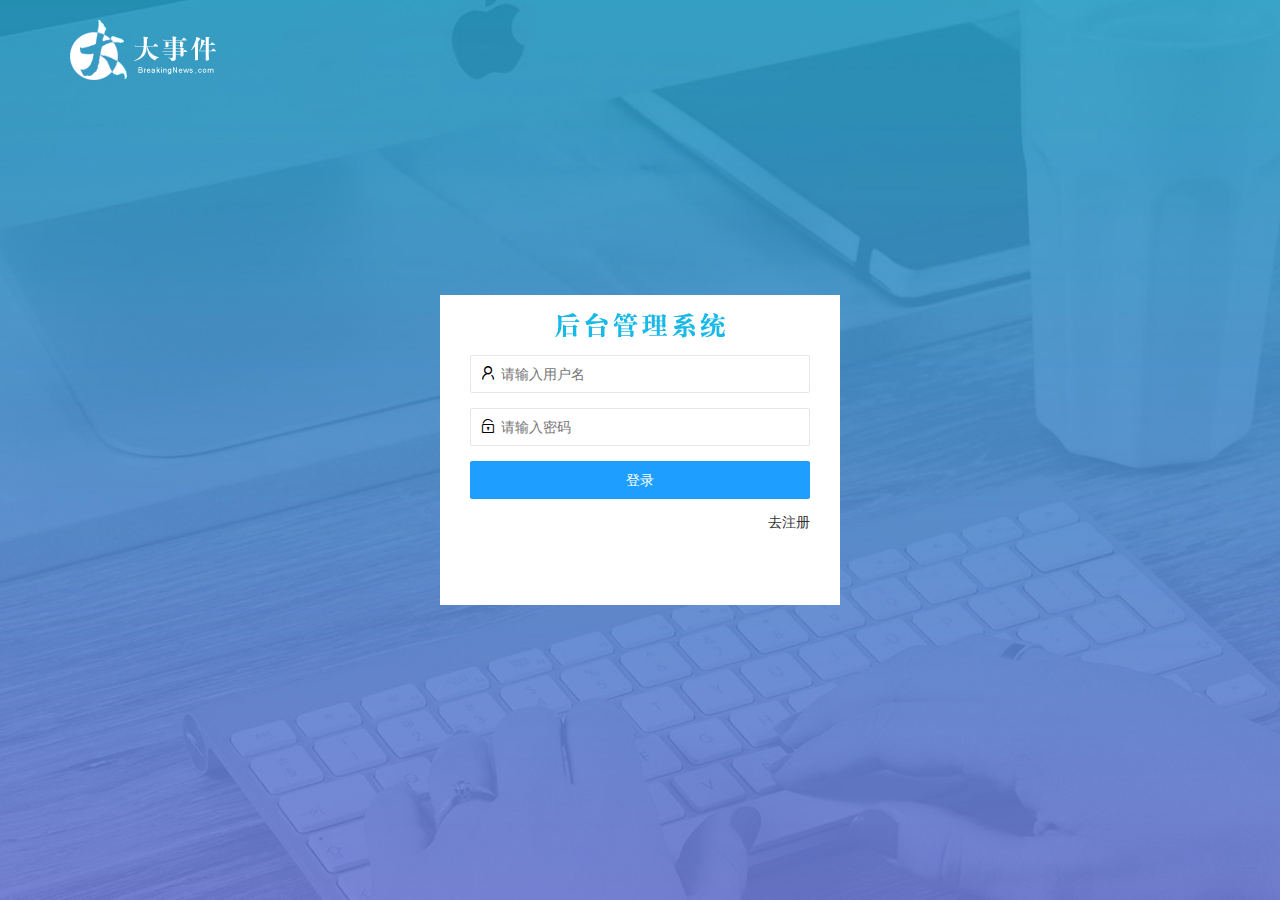
<file: login.html>
<!DOCTYPE html>
<html lang="en">

<head>
    <meta charset="UTF-8">
    <meta name="viewport" content="width=device-width, initial-scale=1.0">
    <title>大事件-登陆/注册</title>
    <!-- 引入layui的css样式 -->
    <link rel="stylesheet" href="./assets/lib/layui/css/layui.css">
    <!-- 引入自己的css样式 -->
    <link rel="stylesheet" href="./assets/css/login.css">
</head>

<body>
    <!-- 头部login区域 -->
    <div class="layui-main">
        <img src="./assets/images/logo.png" alt="">
    </div>
    <!-- 登陆注册区域 -->
    <div class="login_reg_box">
        <div class="title_box"></div>
        <!-- 登陆区域 -->
        <div class="login_box">
            <form class="layui-form" id="form_login" action="">
                <!-- 用户名 -->
                <div class="layui-form-item">
                    <i class="layui-icon layui-icon-username"></i>
                    <input type="text" name="username" required lay-verify="required" placeholder="请输入用户名"
                        autocomplete="off" class="layui-input">
                </div>
                <!-- 密码 -->
                <div class="layui-form-item">
                    <i class="layui-icon layui-icon-password"></i>
                    <input type="password" name="password" required lay-verify="required|pwd" placeholder="请输入密码"
                        autocomplete="off" class="layui-input">
                </div>
                <!-- 登陆 -->
                <div class="layui-form-item">
                    <!-- 注意：表单提交按钮和普通按钮的区别，就是 lay-submit 属性 -->
                    <button class="layui-btn layui-btn-fluid layui-btn-normal" lay-submit>登录</button>
                </div>
                <div class="layui-form-item link_login links"><a id="link_reg" href="javascrpt:;">去注册</a></div>
            </form>
        </div>
        <!-- 注册区域 -->
        <div class="reg_box">
            <form class="layui-form" id="form_reg" action="">
                <!-- 用户名 -->
                <div class="layui-form-item">
                    <i class="layui-icon layui-icon-username"></i>
                    <input type="text" name="username" required lay-verify="required" placeholder="请输入用户名"
                        autocomplete="off" class="layui-input">
                </div>
                <!-- 密码 -->
                <div class="layui-form-item">
                    <i class="layui-icon layui-icon-password"></i>
                    <input type="password" name="password" required lay-verify="required|pwd" placeholder="请输入密码"
                        autocomplete="off" class="layui-input">
                </div>
                <!-- 密码确认框 -->
                <div class="layui-form-item">
                    <i class="layui-icon layui-icon-password"></i>
                    <input type="password" name="repassword" required lay-verify="required|pwd|repwd"
                        placeholder="请再次输入密码" autocomplete="off" class="layui-input">
                </div>
                <!-- 登陆 -->
                <div class="layui-form-item">
                    <!-- 注意：表单提交按钮和普通按钮的区别，就是 lay-submit 属性 -->
                    <button class="layui-btn layui-btn-fluid layui-btn-normal" lay-submit>注册</button>
                </div>
                <div class="layui-form-item links"><a id="link_login" href="javascrpt:;">已有账号？去登陆</a></div>
            </form>
        </div>
    </div>

    <!-- 导入layui的js -->
    <script src="./assets/lib/layui/layui.all.js"></script>
    <!-- 导入jquery文件 -->
    <script src="./assets/lib/jquery.js"></script>
    <!-- 导入baseAPI.js文件 -->
    <script src="./assets/js/baseAPI.js"></script>
    <!-- 导入登陆的js文件 -->
    <script src="./assets/js/login.js"></script>
</body>

</html>
</file>
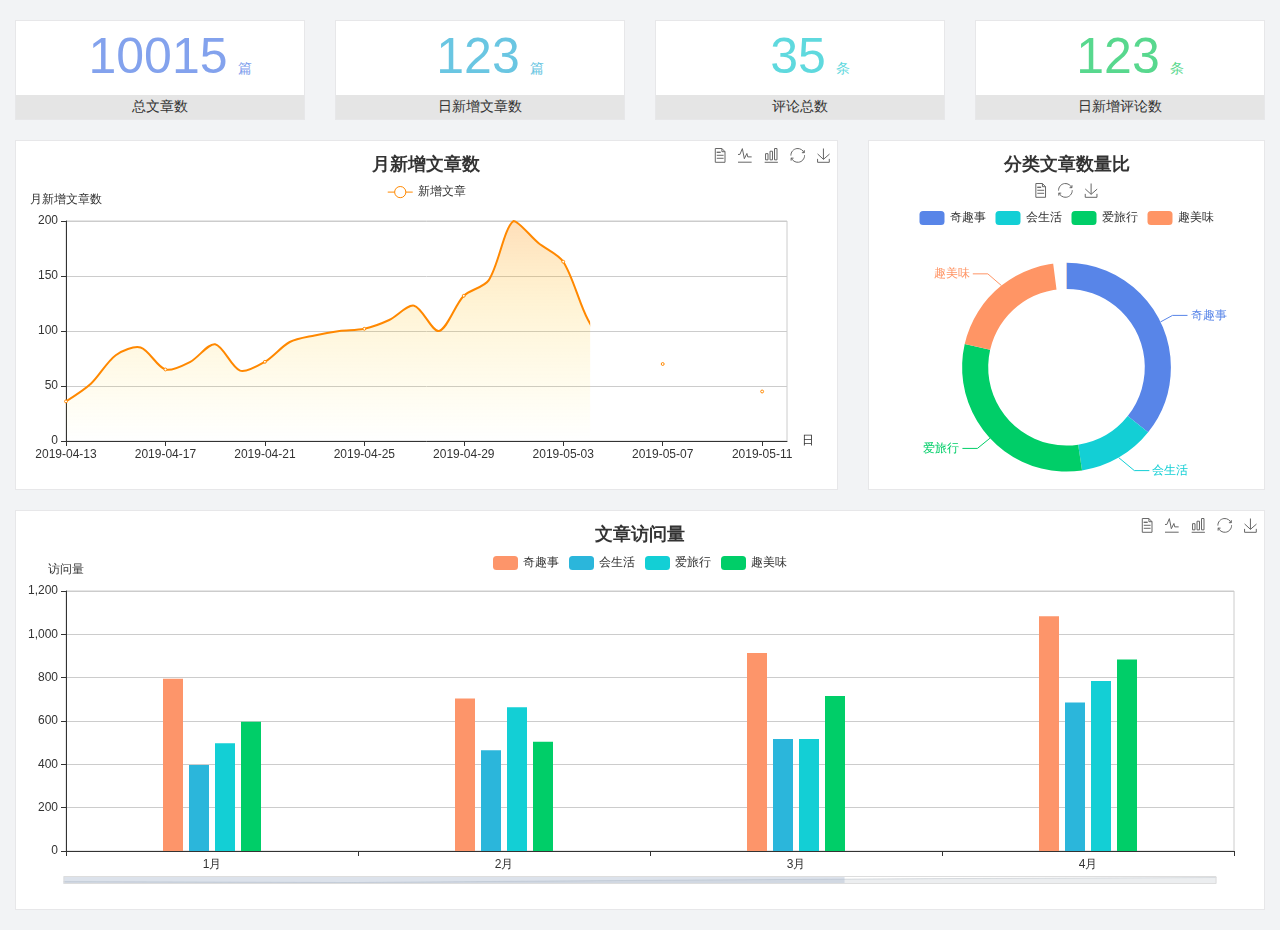
<file: home/dashboard.html>
<!DOCTYPE html>
<html lang="en">

<head>
  <meta charset="UTF-8">
  <meta name="viewport" content="width=device-width, initial-scale=1.0">
  <meta http-equiv="X-UA-Compatible" content="ie=edge">
  <title>图表统计</title>
  <link rel="stylesheet" href="../assets/lib/bootstrap.css" />
  <link rel="stylesheet" href="../assets/lib/main.css" />
  <script src="../assets/lib/jquery.js"></script>
  <script type="text/javascript" src="../assets/lib/echarts.min.js"></script>
</head>

<body>
  <div class="container-fluid">
    <div class="row spannel_list">
      <div class="col-sm-3 col-xs-6">
        <div class="spannel">
          <em>10015</em><span>篇</span>
          <b>总文章数</b>
        </div>
      </div>
      <div class="col-sm-3 col-xs-6">
        <div class="spannel scolor01">
          <em>123</em><span>篇</span>
          <b>日新增文章数</b>
        </div>
      </div>
      <div class="col-sm-3 col-xs-6">
        <div class="spannel scolor02">
          <em>35</em><span>条</span>
          <b>评论总数</b>
        </div>
      </div>
      <div class="col-sm-3 col-xs-6">
        <div class="spannel scolor03">
          <em>123</em><span>条</span>
          <b>日新增评论数</b>
        </div>
      </div>
    </div>
  </div>

  <div class="container-fluid">
    <div class="row curve-pie">
      <div class="col-lg-8 col-md-8">
        <div class="gragh_pannel" id="curve_show"></div>
      </div>
      <div class="col-lg-4 col-md-4">
        <div class="gragh_pannel" id="pie_show"></div>
      </div>
    </div>
  </div>

  <div class="container-fluid">
    <div class="column_pannel" id="column_show"></div>
  </div>

  <script>
    var oChart = echarts.init(document.getElementById('curve_show'));
    var aList_all = [
      { 'count': 36, 'date': '2019-04-13' },
      { 'count': 52, 'date': '2019-04-14' },
      { 'count': 78, 'date': '2019-04-15' },
      { 'count': 85, 'date': '2019-04-16' },
      { 'count': 65, 'date': '2019-04-17' },
      { 'count': 72, 'date': '2019-04-18' },
      { 'count': 88, 'date': '2019-04-19' },
      { 'count': 64, 'date': '2019-04-20' },
      { 'count': 72, 'date': '2019-04-21' },
      { 'count': 90, 'date': '2019-04-22' },
      { 'count': 96, 'date': '2019-04-23' },
      { 'count': 100, 'date': '2019-04-24' },
      { 'count': 102, 'date': '2019-04-25' },
      { 'count': 110, 'date': '2019-04-26' },
      { 'count': 123, 'date': '2019-04-27' },
      { 'count': 100, 'date': '2019-04-28' },
      { 'count': 132, 'date': '2019-04-29' },
      { 'count': 146, 'date': '2019-04-30' },
      { 'count': 200, 'date': '2019-05-01' },
      { 'count': 180, 'date': '2019-05-02' },
      { 'count': 163, 'date': '2019-05-03' },
      { 'count': 110, 'date': '2019-05-04' },
      { 'count': 80, 'date': '2019-05-05' },
      { 'count': 82, 'date': '2019-05-06' },
      { 'count': 70, 'date': '2019-05-07' },
      { 'count': 65, 'date': '2019-05-08' },
      { 'count': 54, 'date': '2019-05-09' },
      { 'count': 40, 'date': '2019-05-10' },
      { 'count': 45, 'date': '2019-05-11' },
      { 'count': 38, 'date': '2019-05-12' },
    ];

    let aCount = [];
    let aDate = [];

    for (var i = 0; i < aList_all.length; i++) {
      aCount.push(aList_all[i].count);
      aDate.push(aList_all[i].date);
    }

    var chartopt = {
      title: {
        text: '月新增文章数',
        left: 'center',
        top: '10'
      },
      tooltip: {
        trigger: 'axis'
      },
      legend: {
        data: ['新增文章'],
        top: '40'
      },
      toolbox: {
        show: true,
        feature: {
          mark: { show: true },
          dataView: { show: true, readOnly: false },
          magicType: { show: true, type: ['line', 'bar'] },
          restore: { show: true },
          saveAsImage: { show: true }
        }
      },
      calculable: true,
      xAxis: [
        {
          name: '日',
          type: 'category',
          boundaryGap: false,
          data: aDate
        }
      ],
      yAxis: [
        {
          name: '月新增文章数',
          type: 'value'
        }
      ],
      series: [
        {
          name: '新增文章',
          type: 'line',
          smooth: true,
          itemStyle: { normal: { areaStyle: { type: 'default' }, color: '#f80' }, lineStyle: { color: '#f80' } },
          data: aCount
        }],
      areaStyle: {
        normal: {
          color: new echarts.graphic.LinearGradient(0, 0, 0, 1, [{
            offset: 0,
            color: 'rgba(255,136,0,0.39)'
          }, {
            offset: .34,
            color: 'rgba(255,180,0,0.25)'
          }, {
            offset: 1,
            color: 'rgba(255,222,0,0.00)'
          }])

        }
      },
      grid: {
        show: true,
        x: 50,
        x2: 50,
        y: 80,
        height: 220
      }
    };

    oChart.setOption(chartopt);


    var oPie = echarts.init(document.getElementById('pie_show'));
    var oPieopt =
    {
      title: {
        top: 10,
        text: '分类文章数量比',
        x: 'center'
      },
      tooltip: {
        trigger: 'item',
        formatter: "{a} <br/>{b} : {c} ({d}%)"
      },
      color: ['#5885e8', '#13cfd5', '#00ce68', '#ff9565'],
      legend: {
        x: 'center',
        top: 65,
        data: ['奇趣事', '会生活', '爱旅行', '趣美味']
      },
      toolbox: {
        show: true,
        x: 'center',
        top: 35,
        feature: {
          mark: { show: true },
          dataView: { show: true, readOnly: false },
          magicType: {
            show: true,
            type: ['pie', 'funnel'],
            option: {
              funnel: {
                x: '25%',
                width: '50%',
                funnelAlign: 'left',
                max: 1548
              }
            }
          },
          restore: { show: true },
          saveAsImage: { show: true }
        }
      },
      calculable: true,
      series: [
        {
          name: '访问来源',
          type: 'pie',
          radius: ['45%', '60%'],
          center: ['50%', '65%'],
          data: [
            { value: 300, name: '奇趣事' },
            { value: 100, name: '会生活' },
            { value: 260, name: '爱旅行' },
            { value: 180, name: '趣美味' }
          ]
        }
      ]
    };
    oPie.setOption(oPieopt);



    var oColumn = this.echarts.init(document.getElementById('column_show'));
    var oColumnopt =
    {
      title: {
        text: '文章访问量',
        left: 'center',
        top: '10'
      },
      tooltip: {
        trigger: 'axis'
      },
      legend: {
        data: ['奇趣事', '会生活', '爱旅行', '趣美味'],
        top: '40'
      },
      toolbox: {
        show: true,
        feature: {
          mark: { show: true },
          dataView: { show: true, readOnly: false },
          magicType: { show: true, type: ['line', 'bar'] },
          restore: { show: true },
          saveAsImage: { show: true }
        }
      },
      calculable: true,
      xAxis: [
        {
          type: 'category',
          data: ['1月', '2月', '3月', '4月', '5月']
        }
      ],
      yAxis: [
        {
          name: '访问量',
          type: 'value'
        }
      ],
      series: [
        {
          name: '奇趣事',
          type: 'bar',
          barWidth: 20,
          itemStyle: {
            normal: { areaStyle: { type: 'default' }, color: '#fd956a' }
          },
          data: [800, 708, 920, 1090, 1200]
        },
        {
          name: '会生活',
          type: 'bar',
          barWidth: 20,
          itemStyle: {
            normal: { areaStyle: { type: 'default' }, color: '#2bb6db' }
          },
          data: [400, 468, 520, 690, 800]
        },
        {
          name: '爱旅行',
          type: 'bar',
          barWidth: 20,
          itemStyle: {
            normal: { areaStyle: { type: 'default' }, color: '#13cfd5' }
          },
          data: [500, 668, 520, 790, 900]
        },
        {
          name: '趣美味',
          type: 'bar',
          barWidth: 20,
          itemStyle: {
            normal: { areaStyle: { type: 'default' }, color: '#00ce68' }
          },
          data: [600, 508, 720, 890, 1000]
        }
      ],
      grid: {
        show: true,
        x: 50,
        x2: 30,
        y: 80,
        height: 260
      },
      dataZoom: [//给x轴设置滚动条
        {
          start: 0,//默认为0
          end: 100 - 1000 / 31,//默认为100
          type: 'slider',
          show: true,
          xAxisIndex: [0],
          handleSize: 0,//滑动条的 左右2个滑动条的大小
          height: 8,//组件高度
          left: 45, //左边的距离
          right: 50,//右边的距离
          bottom: 26,//右边的距离
          handleColor: '#ddd',//h滑动图标的颜色
          handleStyle: {
            borderColor: "#cacaca",
            borderWidth: "1",
            shadowBlur: 2,
            background: "#ddd",
            shadowColor: "#ddd",
          }
        }]
    };
    oColumn.setOption(oColumnopt);
  </script>
</body>

</html>
</file>
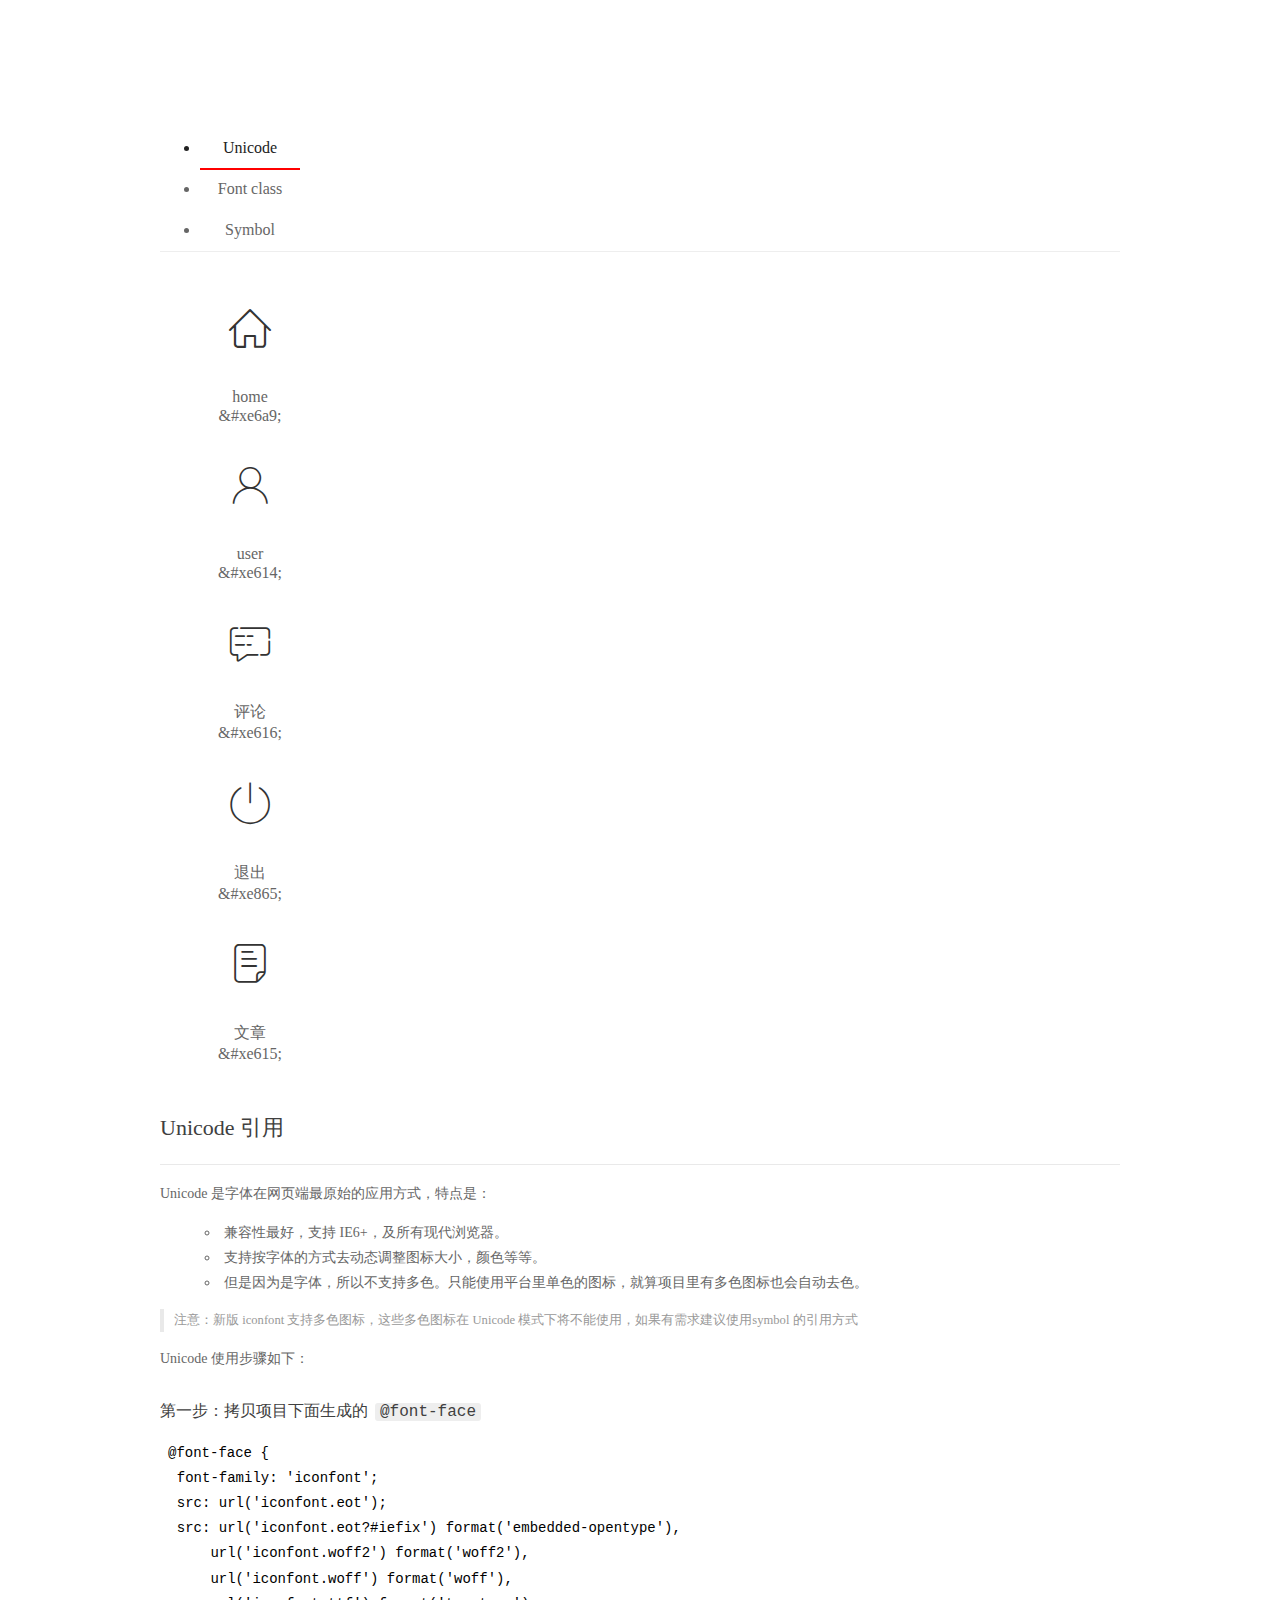
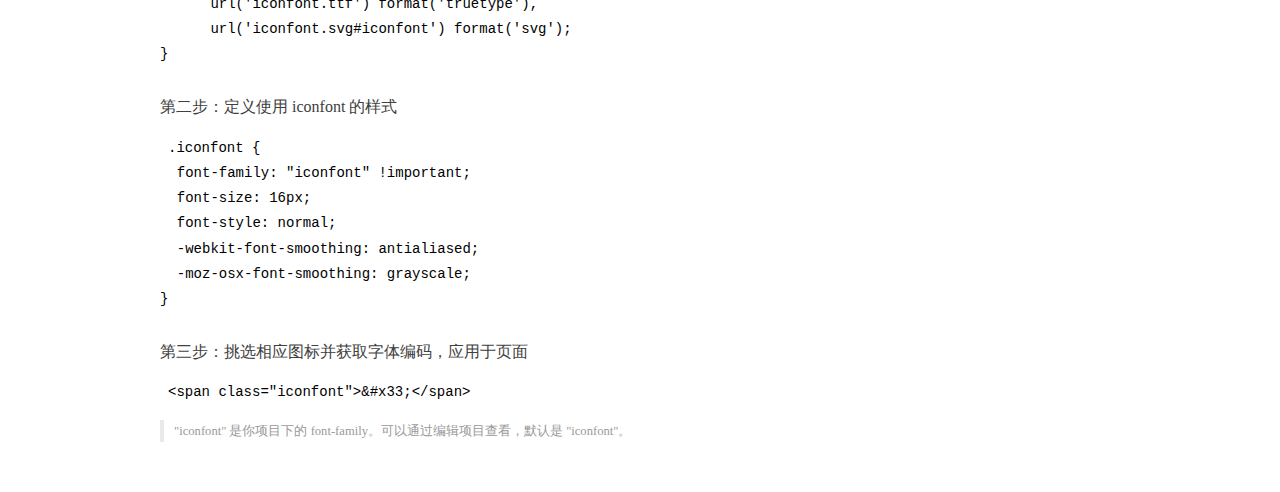
<file: assets/fonts/demo_index.html>
<!DOCTYPE html>
<html>
<head>
  <meta charset="utf-8"/>
  <title>IconFont Demo</title>
  <link rel="shortcut icon" href="https://gtms04.alicdn.com/tps/i4/TB1_oz6GVXXXXaFXpXXJDFnIXXX-64-64.ico" type="image/x-icon"/>
  <link rel="stylesheet" href="https://g.alicdn.com/thx/cube/1.3.2/cube.min.css">
  <link rel="stylesheet" href="demo.css">
  <link rel="stylesheet" href="iconfont.css">
  <script src="iconfont.js"></script>
  <!-- jQuery -->
  <script src="https://a1.alicdn.com/oss/uploads/2018/12/26/7bfddb60-08e8-11e9-9b04-53e73bb6408b.js"></script>
  <!-- 代码高亮 -->
  <script src="https://a1.alicdn.com/oss/uploads/2018/12/26/a3f714d0-08e6-11e9-8a15-ebf944d7534c.js"></script>
</head>
<body>
  <div class="main">
    <h1 class="logo"><a href="https://www.iconfont.cn/" title="iconfont 首页" target="_blank">&#xe86b;</a></h1>
    <div class="nav-tabs">
      <ul id="tabs" class="dib-box">
        <li class="dib active"><span>Unicode</span></li>
        <li class="dib"><span>Font class</span></li>
        <li class="dib"><span>Symbol</span></li>
      </ul>
      
    </div>
    <div class="tab-container">
      <div class="content unicode" style="display: block;">
          <ul class="icon_lists dib-box">
          
            <li class="dib">
              <span class="icon iconfont">&#xe6a9;</span>
                <div class="name">home</div>
                <div class="code-name">&amp;#xe6a9;</div>
              </li>
          
            <li class="dib">
              <span class="icon iconfont">&#xe614;</span>
                <div class="name">user</div>
                <div class="code-name">&amp;#xe614;</div>
              </li>
          
            <li class="dib">
              <span class="icon iconfont">&#xe616;</span>
                <div class="name">评论</div>
                <div class="code-name">&amp;#xe616;</div>
              </li>
          
            <li class="dib">
              <span class="icon iconfont">&#xe865;</span>
                <div class="name">退出</div>
                <div class="code-name">&amp;#xe865;</div>
              </li>
          
            <li class="dib">
              <span class="icon iconfont">&#xe615;</span>
                <div class="name">文章</div>
                <div class="code-name">&amp;#xe615;</div>
              </li>
          
          </ul>
          <div class="article markdown">
          <h2 id="unicode-">Unicode 引用</h2>
          <hr>

          <p>Unicode 是字体在网页端最原始的应用方式，特点是：</p>
          <ul>
            <li>兼容性最好，支持 IE6+，及所有现代浏览器。</li>
            <li>支持按字体的方式去动态调整图标大小，颜色等等。</li>
            <li>但是因为是字体，所以不支持多色。只能使用平台里单色的图标，就算项目里有多色图标也会自动去色。</li>
          </ul>
          <blockquote>
            <p>注意：新版 iconfont 支持多色图标，这些多色图标在 Unicode 模式下将不能使用，如果有需求建议使用symbol 的引用方式</p>
          </blockquote>
          <p>Unicode 使用步骤如下：</p>
          <h3 id="-font-face">第一步：拷贝项目下面生成的 <code>@font-face</code></h3>
<pre><code class="language-css"
>@font-face {
  font-family: 'iconfont';
  src: url('iconfont.eot');
  src: url('iconfont.eot?#iefix') format('embedded-opentype'),
      url('iconfont.woff2') format('woff2'),
      url('iconfont.woff') format('woff'),
      url('iconfont.ttf') format('truetype'),
      url('iconfont.svg#iconfont') format('svg');
}
</code></pre>
          <h3 id="-iconfont-">第二步：定义使用 iconfont 的样式</h3>
<pre><code class="language-css"
>.iconfont {
  font-family: "iconfont" !important;
  font-size: 16px;
  font-style: normal;
  -webkit-font-smoothing: antialiased;
  -moz-osx-font-smoothing: grayscale;
}
</code></pre>
          <h3 id="-">第三步：挑选相应图标并获取字体编码，应用于页面</h3>
<pre>
<code class="language-html"
>&lt;span class="iconfont"&gt;&amp;#x33;&lt;/span&gt;
</code></pre>
          <blockquote>
            <p>"iconfont" 是你项目下的 font-family。可以通过编辑项目查看，默认是 "iconfont"。</p>
          </blockquote>
          </div>
      </div>
      <div class="content font-class">
        <ul class="icon_lists dib-box">
          
          <li class="dib">
            <span class="icon iconfont icon-home"></span>
            <div class="name">
              home
            </div>
            <div class="code-name">.icon-home
            </div>
          </li>
          
          <li class="dib">
            <span class="icon iconfont icon-user"></span>
            <div class="name">
              user
            </div>
            <div class="code-name">.icon-user
            </div>
          </li>
          
          <li class="dib">
            <span class="icon iconfont icon-pinglun"></span>
            <div class="name">
              评论
            </div>
            <div class="code-name">.icon-pinglun
            </div>
          </li>
          
          <li class="dib">
            <span class="icon iconfont icon-tuichu"></span>
            <div class="name">
              退出
            </div>
            <div class="code-name">.icon-tuichu
            </div>
          </li>
          
          <li class="dib">
            <span class="icon iconfont icon-16"></span>
            <div class="name">
              文章
            </div>
            <div class="code-name">.icon-16
            </div>
          </li>
          
        </ul>
        <div class="article markdown">
        <h2 id="font-class-">font-class 引用</h2>
        <hr>

        <p>font-class 是 Unicode 使用方式的一种变种，主要是解决 Unicode 书写不直观，语意不明确的问题。</p>
        <p>与 Unicode 使用方式相比，具有如下特点：</p>
        <ul>
          <li>兼容性良好，支持 IE8+，及所有现代浏览器。</li>
          <li>相比于 Unicode 语意明确，书写更直观。可以很容易分辨这个 icon 是什么。</li>
          <li>因为使用 class 来定义图标，所以当要替换图标时，只需要修改 class 里面的 Unicode 引用。</li>
          <li>不过因为本质上还是使用的字体，所以多色图标还是不支持的。</li>
        </ul>
        <p>使用步骤如下：</p>
        <h3 id="-fontclass-">第一步：引入项目下面生成的 fontclass 代码：</h3>
<pre><code class="language-html">&lt;link rel="stylesheet" href="./iconfont.css"&gt;
</code></pre>
        <h3 id="-">第二步：挑选相应图标并获取类名，应用于页面：</h3>
<pre><code class="language-html">&lt;span class="iconfont icon-xxx"&gt;&lt;/span&gt;
</code></pre>
        <blockquote>
          <p>"
            iconfont" 是你项目下的 font-family。可以通过编辑项目查看，默认是 "iconfont"。</p>
        </blockquote>
      </div>
      </div>
      <div class="content symbol">
          <ul class="icon_lists dib-box">
          
            <li class="dib">
                <svg class="icon svg-icon" aria-hidden="true">
                  <use xlink:href="#icon-home"></use>
                </svg>
                <div class="name">home</div>
                <div class="code-name">#icon-home</div>
            </li>
          
            <li class="dib">
                <svg class="icon svg-icon" aria-hidden="true">
                  <use xlink:href="#icon-user"></use>
                </svg>
                <div class="name">user</div>
                <div class="code-name">#icon-user</div>
            </li>
          
            <li class="dib">
                <svg class="icon svg-icon" aria-hidden="true">
                  <use xlink:href="#icon-pinglun"></use>
                </svg>
                <div class="name">评论</div>
                <div class="code-name">#icon-pinglun</div>
            </li>
          
            <li class="dib">
                <svg class="icon svg-icon" aria-hidden="true">
                  <use xlink:href="#icon-tuichu"></use>
                </svg>
                <div class="name">退出</div>
                <div class="code-name">#icon-tuichu</div>
            </li>
          
            <li class="dib">
                <svg class="icon svg-icon" aria-hidden="true">
                  <use xlink:href="#icon-16"></use>
                </svg>
                <div class="name">文章</div>
                <div class="code-name">#icon-16</div>
            </li>
          
          </ul>
          <div class="article markdown">
          <h2 id="symbol-">Symbol 引用</h2>
          <hr>

          <p>这是一种全新的使用方式，应该说这才是未来的主流，也是平台目前推荐的用法。相关介绍可以参考这篇<a href="">文章</a>
            这种用法其实是做了一个 SVG 的集合，与另外两种相比具有如下特点：</p>
          <ul>
            <li>支持多色图标了，不再受单色限制。</li>
            <li>通过一些技巧，支持像字体那样，通过 <code>font-size</code>, <code>color</code> 来调整样式。</li>
            <li>兼容性较差，支持 IE9+，及现代浏览器。</li>
            <li>浏览器渲染 SVG 的性能一般，还不如 png。</li>
          </ul>
          <p>使用步骤如下：</p>
          <h3 id="-symbol-">第一步：引入项目下面生成的 symbol 代码：</h3>
<pre><code class="language-html">&lt;script src="./iconfont.js"&gt;&lt;/script&gt;
</code></pre>
          <h3 id="-css-">第二步：加入通用 CSS 代码（引入一次就行）：</h3>
<pre><code class="language-html">&lt;style&gt;
.icon {
  width: 1em;
  height: 1em;
  vertical-align: -0.15em;
  fill: currentColor;
  overflow: hidden;
}
&lt;/style&gt;
</code></pre>
          <h3 id="-">第三步：挑选相应图标并获取类名，应用于页面：</h3>
<pre><code class="language-html">&lt;svg class="icon" aria-hidden="true"&gt;
  &lt;use xlink:href="#icon-xxx"&gt;&lt;/use&gt;
&lt;/svg&gt;
</code></pre>
          </div>
      </div>

    </div>
  </div>
  <script>
  $(document).ready(function () {
      $('.tab-container .content:first').show()

      $('#tabs li').click(function (e) {
        var tabContent = $('.tab-container .content')
        var index = $(this).index()

        if ($(this).hasClass('active')) {
          return
        } else {
          $('#tabs li').removeClass('active')
          $(this).addClass('active')

          tabContent.hide().eq(index).fadeIn()
        }
      })
    })
  </script>
</body>
</html>
</file>
<file: assets/lib/layui/css/layui.css>
/** layui-v2.5.5 MIT License By https://www.layui.com */
 .layui-inline,img{display:inline-block;vertical-align:middle}h1,h2,h3,h4,h5,h6{font-weight:400}.layui-edge,.layui-header,.layui-inline,.layui-main{position:relative}.layui-body,.layui-edge,.layui-elip{overflow:hidden}.layui-btn,.layui-edge,.layui-inline,img{vertical-align:middle}.layui-btn,.layui-disabled,.layui-icon,.layui-unselect{-moz-user-select:none;-webkit-user-select:none;-ms-user-select:none}.layui-elip,.layui-form-checkbox span,.layui-form-pane .layui-form-label{text-overflow:ellipsis;white-space:nowrap}.layui-breadcrumb,.layui-tree-btnGroup{visibility:hidden}blockquote,body,button,dd,div,dl,dt,form,h1,h2,h3,h4,h5,h6,input,li,ol,p,pre,td,textarea,th,ul{margin:0;padding:0;-webkit-tap-highlight-color:rgba(0,0,0,0)}a:active,a:hover{outline:0}img{border:none}li{list-style:none}table{border-collapse:collapse;border-spacing:0}h4,h5,h6{font-size:100%}button,input,optgroup,option,select,textarea{font-family:inherit;font-size:inherit;font-style:inherit;font-weight:inherit;outline:0}pre{white-space:pre-wrap;white-space:-moz-pre-wrap;white-space:-pre-wrap;white-space:-o-pre-wrap;word-wrap:break-word}body{line-height:24px;font:14px Helvetica Neue,Helvetica,PingFang SC,Tahoma,Arial,sans-serif}hr{height:1px;margin:10px 0;border:0;clear:both}a{color:#333;text-decoration:none}a:hover{color:#777}a cite{font-style:normal;*cursor:pointer}.layui-border-box,.layui-border-box *{box-sizing:border-box}.layui-box,.layui-box *{box-sizing:content-box}.layui-clear{clear:both;*zoom:1}.layui-clear:after{content:'\20';clear:both;*zoom:1;display:block;height:0}.layui-inline{*display:inline;*zoom:1}.layui-edge{display:inline-block;width:0;height:0;border-width:6px;border-style:dashed;border-color:transparent}.layui-edge-top{top:-4px;border-bottom-color:#999;border-bottom-style:solid}.layui-edge-right{border-left-color:#999;border-left-style:solid}.layui-edge-bottom{top:2px;border-top-color:#999;border-top-style:solid}.layui-edge-left{border-right-color:#999;border-right-style:solid}.layui-disabled,.layui-disabled:hover{color:#d2d2d2!important;cursor:not-allowed!important}.layui-circle{border-radius:100%}.layui-show{display:block!important}.layui-hide{display:none!important}@font-face{font-family:layui-icon;src:url(../font/iconfont.eot?v=250);src:url(../font/iconfont.eot?v=250#iefix) format('embedded-opentype'),url(../font/iconfont.woff2?v=250) format('woff2'),url(../font/iconfont.woff?v=250) format('woff'),url(../font/iconfont.ttf?v=250) format('truetype'),url(../font/iconfont.svg?v=250#layui-icon) format('svg')}.layui-icon{font-family:layui-icon!important;font-size:16px;font-style:normal;-webkit-font-smoothing:antialiased;-moz-osx-font-smoothing:grayscale}.layui-icon-reply-fill:before{content:"\e611"}.layui-icon-set-fill:before{content:"\e614"}.layui-icon-menu-fill:before{content:"\e60f"}.layui-icon-search:before{content:"\e615"}.layui-icon-share:before{content:"\e641"}.layui-icon-set-sm:before{content:"\e620"}.layui-icon-engine:before{content:"\e628"}.layui-icon-close:before{content:"\1006"}.layui-icon-close-fill:before{content:"\1007"}.layui-icon-chart-screen:before{content:"\e629"}.layui-icon-star:before{content:"\e600"}.layui-icon-circle-dot:before{content:"\e617"}.layui-icon-chat:before{content:"\e606"}.layui-icon-release:before{content:"\e609"}.layui-icon-list:before{content:"\e60a"}.layui-icon-chart:before{content:"\e62c"}.layui-icon-ok-circle:before{content:"\1005"}.layui-icon-layim-theme:before{content:"\e61b"}.layui-icon-table:before{content:"\e62d"}.layui-icon-right:before{content:"\e602"}.layui-icon-left:before{content:"\e603"}.layui-icon-cart-simple:before{content:"\e698"}.layui-icon-face-cry:before{content:"\e69c"}.layui-icon-face-smile:before{content:"\e6af"}.layui-icon-survey:before{content:"\e6b2"}.layui-icon-tree:before{content:"\e62e"}.layui-icon-upload-circle:before{content:"\e62f"}.layui-icon-add-circle:before{content:"\e61f"}.layui-icon-download-circle:before{content:"\e601"}.layui-icon-templeate-1:before{content:"\e630"}.layui-icon-util:before{content:"\e631"}.layui-icon-face-surprised:before{content:"\e664"}.layui-icon-edit:before{content:"\e642"}.layui-icon-speaker:before{content:"\e645"}.layui-icon-down:before{content:"\e61a"}.layui-icon-file:before{content:"\e621"}.layui-icon-layouts:before{content:"\e632"}.layui-icon-rate-half:before{content:"\e6c9"}.layui-icon-add-circle-fine:before{content:"\e608"}.layui-icon-prev-circle:before{content:"\e633"}.layui-icon-read:before{content:"\e705"}.layui-icon-404:before{content:"\e61c"}.layui-icon-carousel:before{content:"\e634"}.layui-icon-help:before{content:"\e607"}.layui-icon-code-circle:before{content:"\e635"}.layui-icon-water:before{content:"\e636"}.layui-icon-username:before{content:"\e66f"}.layui-icon-find-fill:before{content:"\e670"}.layui-icon-about:before{content:"\e60b"}.layui-icon-location:before{content:"\e715"}.layui-icon-up:before{content:"\e619"}.layui-icon-pause:before{content:"\e651"}.layui-icon-date:before{content:"\e637"}.layui-icon-layim-uploadfile:before{content:"\e61d"}.layui-icon-delete:before{content:"\e640"}.layui-icon-play:before{content:"\e652"}.layui-icon-top:before{content:"\e604"}.layui-icon-friends:before{content:"\e612"}.layui-icon-refresh-3:before{content:"\e9aa"}.layui-icon-ok:before{content:"\e605"}.layui-icon-layer:before{content:"\e638"}.layui-icon-face-smile-fine:before{content:"\e60c"}.layui-icon-dollar:before{content:"\e659"}.layui-icon-group:before{content:"\e613"}.layui-icon-layim-download:before{content:"\e61e"}.layui-icon-picture-fine:before{content:"\e60d"}.layui-icon-link:before{content:"\e64c"}.layui-icon-diamond:before{content:"\e735"}.layui-icon-log:before{content:"\e60e"}.layui-icon-rate-solid:before{content:"\e67a"}.layui-icon-fonts-del:before{content:"\e64f"}.layui-icon-unlink:before{content:"\e64d"}.layui-icon-fonts-clear:before{content:"\e639"}.layui-icon-triangle-r:before{content:"\e623"}.layui-icon-circle:before{content:"\e63f"}.layui-icon-radio:before{content:"\e643"}.layui-icon-align-center:before{content:"\e647"}.layui-icon-align-right:before{content:"\e648"}.layui-icon-align-left:before{content:"\e649"}.layui-icon-loading-1:before{content:"\e63e"}.layui-icon-return:before{content:"\e65c"}.layui-icon-fonts-strong:before{content:"\e62b"}.layui-icon-upload:before{content:"\e67c"}.layui-icon-dialogue:before{content:"\e63a"}.layui-icon-video:before{content:"\e6ed"}.layui-icon-headset:before{content:"\e6fc"}.layui-icon-cellphone-fine:before{content:"\e63b"}.layui-icon-add-1:before{content:"\e654"}.layui-icon-face-smile-b:before{content:"\e650"}.layui-icon-fonts-html:before{content:"\e64b"}.layui-icon-form:before{content:"\e63c"}.layui-icon-cart:before{content:"\e657"}.layui-icon-camera-fill:before{content:"\e65d"}.layui-icon-tabs:before{content:"\e62a"}.layui-icon-fonts-code:before{content:"\e64e"}.layui-icon-fire:before{content:"\e756"}.layui-icon-set:before{content:"\e716"}.layui-icon-fonts-u:before{content:"\e646"}.layui-icon-triangle-d:before{content:"\e625"}.layui-icon-tips:before{content:"\e702"}.layui-icon-picture:before{content:"\e64a"}.layui-icon-more-vertical:before{content:"\e671"}.layui-icon-flag:before{content:"\e66c"}.layui-icon-loading:before{content:"\e63d"}.layui-icon-fonts-i:before{content:"\e644"}.layui-icon-refresh-1:before{content:"\e666"}.layui-icon-rmb:before{content:"\e65e"}.layui-icon-home:before{content:"\e68e"}.layui-icon-user:before{content:"\e770"}.layui-icon-notice:before{content:"\e667"}.layui-icon-login-weibo:before{content:"\e675"}.layui-icon-voice:before{content:"\e688"}.layui-icon-upload-drag:before{content:"\e681"}.layui-icon-login-qq:before{content:"\e676"}.layui-icon-snowflake:before{content:"\e6b1"}.layui-icon-file-b:before{content:"\e655"}.layui-icon-template:before{content:"\e663"}.layui-icon-auz:before{content:"\e672"}.layui-icon-console:before{content:"\e665"}.layui-icon-app:before{content:"\e653"}.layui-icon-prev:before{content:"\e65a"}.layui-icon-website:before{content:"\e7ae"}.layui-icon-next:before{content:"\e65b"}.layui-icon-component:before{content:"\e857"}.layui-icon-more:before{content:"\e65f"}.layui-icon-login-wechat:before{content:"\e677"}.layui-icon-shrink-right:before{content:"\e668"}.layui-icon-spread-left:before{content:"\e66b"}.layui-icon-camera:before{content:"\e660"}.layui-icon-note:before{content:"\e66e"}.layui-icon-refresh:before{content:"\e669"}.layui-icon-female:before{content:"\e661"}.layui-icon-male:before{content:"\e662"}.layui-icon-password:before{content:"\e673"}.layui-icon-senior:before{content:"\e674"}.layui-icon-theme:before{content:"\e66a"}.layui-icon-tread:before{content:"\e6c5"}.layui-icon-praise:before{content:"\e6c6"}.layui-icon-star-fill:before{content:"\e658"}.layui-icon-rate:before{content:"\e67b"}.layui-icon-template-1:before{content:"\e656"}.layui-icon-vercode:before{content:"\e679"}.layui-icon-cellphone:before{content:"\e678"}.layui-icon-screen-full:before{content:"\e622"}.layui-icon-screen-restore:before{content:"\e758"}.layui-icon-cols:before{content:"\e610"}.layui-icon-export:before{content:"\e67d"}.layui-icon-print:before{content:"\e66d"}.layui-icon-slider:before{content:"\e714"}.layui-icon-addition:before{content:"\e624"}.layui-icon-subtraction:before{content:"\e67e"}.layui-icon-service:before{content:"\e626"}.layui-icon-transfer:before{content:"\e691"}.layui-main{width:1140px;margin:0 auto}.layui-header{z-index:1000;height:60px}.layui-header a:hover{transition:all .5s;-webkit-transition:all .5s}.layui-side{position:fixed;left:0;top:0;bottom:0;z-index:999;width:200px;overflow-x:hidden}.layui-side-scroll{position:relative;width:220px;height:100%;overflow-x:hidden}.layui-body{position:absolute;left:200px;right:0;top:0;bottom:0;z-index:998;width:auto;overflow-y:auto;box-sizing:border-box}.layui-layout-body{overflow:hidden}.layui-layout-admin .layui-header{background-color:#23262E}.layui-layout-admin .layui-side{top:60px;width:200px;overflow-x:hidden}.layui-layout-admin .layui-body{position:fixed;top:60px;bottom:44px}.layui-layout-admin .layui-main{width:auto;margin:0 15px}.layui-layout-admin .layui-footer{position:fixed;left:200px;right:0;bottom:0;height:44px;line-height:44px;padding:0 15px;background-color:#eee}.layui-layout-admin .layui-logo{position:absolute;left:0;top:0;width:200px;height:100%;line-height:60px;text-align:center;color:#009688;font-size:16px}.layui-layout-admin .layui-header .layui-nav{background:0 0}.layui-layout-left{position:absolute!important;left:200px;top:0}.layui-layout-right{position:absolute!important;right:0;top:0}.layui-container{position:relative;margin:0 auto;padding:0 15px;box-sizing:border-box}.layui-fluid{position:relative;margin:0 auto;padding:0 15px}.layui-row:after,.layui-row:before{content:'';display:block;clear:both}.layui-col-lg1,.layui-col-lg10,.layui-col-lg11,.layui-col-lg12,.layui-col-lg2,.layui-col-lg3,.layui-col-lg4,.layui-col-lg5,.layui-col-lg6,.layui-col-lg7,.layui-col-lg8,.layui-col-lg9,.layui-col-md1,.layui-col-md10,.layui-col-md11,.layui-col-md12,.layui-col-md2,.layui-col-md3,.layui-col-md4,.layui-col-md5,.layui-col-md6,.layui-col-md7,.layui-col-md8,.layui-col-md9,.layui-col-sm1,.layui-col-sm10,.layui-col-sm11,.layui-col-sm12,.layui-col-sm2,.layui-col-sm3,.layui-col-sm4,.layui-col-sm5,.layui-col-sm6,.layui-col-sm7,.layui-col-sm8,.layui-col-sm9,.layui-col-xs1,.layui-col-xs10,.layui-col-xs11,.layui-col-xs12,.layui-col-xs2,.layui-col-xs3,.layui-col-xs4,.layui-col-xs5,.layui-col-xs6,.layui-col-xs7,.layui-col-xs8,.layui-col-xs9{position:relative;display:block;box-sizing:border-box}.layui-col-xs1,.layui-col-xs10,.layui-col-xs11,.layui-col-xs12,.layui-col-xs2,.layui-col-xs3,.layui-col-xs4,.layui-col-xs5,.layui-col-xs6,.layui-col-xs7,.layui-col-xs8,.layui-col-xs9{float:left}.layui-col-xs1{width:8.33333333%}.layui-col-xs2{width:16.66666667%}.layui-col-xs3{width:25%}.layui-col-xs4{width:33.33333333%}.layui-col-xs5{width:41.66666667%}.layui-col-xs6{width:50%}.layui-col-xs7{width:58.33333333%}.layui-col-xs8{width:66.66666667%}.layui-col-xs9{width:75%}.layui-col-xs10{width:83.33333333%}.layui-col-xs11{width:91.66666667%}.layui-col-xs12{width:100%}.layui-col-xs-offset1{margin-left:8.33333333%}.layui-col-xs-offset2{margin-left:16.66666667%}.layui-col-xs-offset3{margin-left:25%}.layui-col-xs-offset4{margin-left:33.33333333%}.layui-col-xs-offset5{margin-left:41.66666667%}.layui-col-xs-offset6{margin-left:50%}.layui-col-xs-offset7{margin-left:58.33333333%}.layui-col-xs-offset8{margin-left:66.66666667%}.layui-col-xs-offset9{margin-left:75%}.layui-col-xs-offset10{margin-left:83.33333333%}.layui-col-xs-offset11{margin-left:91.66666667%}.layui-col-xs-offset12{margin-left:100%}@media screen and (max-width:768px){.layui-hide-xs{display:none!important}.layui-show-xs-block{display:block!important}.layui-show-xs-inline{display:inline!important}.layui-show-xs-inline-block{display:inline-block!important}}@media screen and (min-width:768px){.layui-container{width:750px}.layui-hide-sm{display:none!important}.layui-show-sm-block{display:block!important}.layui-show-sm-inline{display:inline!important}.layui-show-sm-inline-block{display:inline-block!important}.layui-col-sm1,.layui-col-sm10,.layui-col-sm11,.layui-col-sm12,.layui-col-sm2,.layui-col-sm3,.layui-col-sm4,.layui-col-sm5,.layui-col-sm6,.layui-col-sm7,.layui-col-sm8,.layui-col-sm9{float:left}.layui-col-sm1{width:8.33333333%}.layui-col-sm2{width:16.66666667%}.layui-col-sm3{width:25%}.layui-col-sm4{width:33.33333333%}.layui-col-sm5{width:41.66666667%}.layui-col-sm6{width:50%}.layui-col-sm7{width:58.33333333%}.layui-col-sm8{width:66.66666667%}.layui-col-sm9{width:75%}.layui-col-sm10{width:83.33333333%}.layui-col-sm11{width:91.66666667%}.layui-col-sm12{width:100%}.layui-col-sm-offset1{margin-left:8.33333333%}.layui-col-sm-offset2{margin-left:16.66666667%}.layui-col-sm-offset3{margin-left:25%}.layui-col-sm-offset4{margin-left:33.33333333%}.layui-col-sm-offset5{margin-left:41.66666667%}.layui-col-sm-offset6{margin-left:50%}.layui-col-sm-offset7{margin-left:58.33333333%}.layui-col-sm-offset8{margin-left:66.66666667%}.layui-col-sm-offset9{margin-left:75%}.layui-col-sm-offset10{margin-left:83.33333333%}.layui-col-sm-offset11{margin-left:91.66666667%}.layui-col-sm-offset12{margin-left:100%}}@media screen and (min-width:992px){.layui-container{width:970px}.layui-hide-md{display:none!important}.layui-show-md-block{display:block!important}.layui-show-md-inline{display:inline!important}.layui-show-md-inline-block{display:inline-block!important}.layui-col-md1,.layui-col-md10,.layui-col-md11,.layui-col-md12,.layui-col-md2,.layui-col-md3,.layui-col-md4,.layui-col-md5,.layui-col-md6,.layui-col-md7,.layui-col-md8,.layui-col-md9{float:left}.layui-col-md1{width:8.33333333%}.layui-col-md2{width:16.66666667%}.layui-col-md3{width:25%}.layui-col-md4{width:33.33333333%}.layui-col-md5{width:41.66666667%}.layui-col-md6{width:50%}.layui-col-md7{width:58.33333333%}.layui-col-md8{width:66.66666667%}.layui-col-md9{width:75%}.layui-col-md10{width:83.33333333%}.layui-col-md11{width:91.66666667%}.layui-col-md12{width:100%}.layui-col-md-offset1{margin-left:8.33333333%}.layui-col-md-offset2{margin-left:16.66666667%}.layui-col-md-offset3{margin-left:25%}.layui-col-md-offset4{margin-left:33.33333333%}.layui-col-md-offset5{margin-left:41.66666667%}.layui-col-md-offset6{margin-left:50%}.layui-col-md-offset7{margin-left:58.33333333%}.layui-col-md-offset8{margin-left:66.66666667%}.layui-col-md-offset9{margin-left:75%}.layui-col-md-offset10{margin-left:83.33333333%}.layui-col-md-offset11{margin-left:91.66666667%}.layui-col-md-offset12{margin-left:100%}}@media screen and (min-width:1200px){.layui-container{width:1170px}.layui-hide-lg{display:none!important}.layui-show-lg-block{display:block!important}.layui-show-lg-inline{display:inline!important}.layui-show-lg-inline-block{display:inline-block!important}.layui-col-lg1,.layui-col-lg10,.layui-col-lg11,.layui-col-lg12,.layui-col-lg2,.layui-col-lg3,.layui-col-lg4,.layui-col-lg5,.layui-col-lg6,.layui-col-lg7,.layui-col-lg8,.layui-col-lg9{float:left}.layui-col-lg1{width:8.33333333%}.layui-col-lg2{width:16.66666667%}.layui-col-lg3{width:25%}.layui-col-lg4{width:33.33333333%}.layui-col-lg5{width:41.66666667%}.layui-col-lg6{width:50%}.layui-col-lg7{width:58.33333333%}.layui-col-lg8{width:66.66666667%}.layui-col-lg9{width:75%}.layui-col-lg10{width:83.33333333%}.layui-col-lg11{width:91.66666667%}.layui-col-lg12{width:100%}.layui-col-lg-offset1{margin-left:8.33333333%}.layui-col-lg-offset2{margin-left:16.66666667%}.layui-col-lg-offset3{margin-left:25%}.layui-col-lg-offset4{margin-left:33.33333333%}.layui-col-lg-offset5{margin-left:41.66666667%}.layui-col-lg-offset6{margin-left:50%}.layui-col-lg-offset7{margin-left:58.33333333%}.layui-col-lg-offset8{margin-left:66.66666667%}.layui-col-lg-offset9{margin-left:75%}.layui-col-lg-offset10{margin-left:83.33333333%}.layui-col-lg-offset11{margin-left:91.66666667%}.layui-col-lg-offset12{margin-left:100%}}.layui-col-space1{margin:-.5px}.layui-col-space1>*{padding:.5px}.layui-col-space3{margin:-1.5px}.layui-col-space3>*{padding:1.5px}.layui-col-space5{margin:-2.5px}.layui-col-space5>*{padding:2.5px}.layui-col-space8{margin:-3.5px}.layui-col-space8>*{padding:3.5px}.layui-col-space10{margin:-5px}.layui-col-space10>*{padding:5px}.layui-col-space12{margin:-6px}.layui-col-space12>*{padding:6px}.layui-col-space15{margin:-7.5px}.layui-col-space15>*{padding:7.5px}.layui-col-space18{margin:-9px}.layui-col-space18>*{padding:9px}.layui-col-space20{margin:-10px}.layui-col-space20>*{padding:10px}.layui-col-space22{margin:-11px}.layui-col-space22>*{padding:11px}.layui-col-space25{margin:-12.5px}.layui-col-space25>*{padding:12.5px}.layui-col-space30{margin:-15px}.layui-col-space30>*{padding:15px}.layui-btn,.layui-input,.layui-select,.layui-textarea,.layui-upload-button{outline:0;-webkit-appearance:none;transition:all .3s;-webkit-transition:all .3s;box-sizing:border-box}.layui-elem-quote{margin-bottom:10px;padding:15px;line-height:22px;border-left:5px solid #009688;border-radius:0 2px 2px 0;background-color:#f2f2f2}.layui-quote-nm{border-style:solid;border-width:1px 1px 1px 5px;background:0 0}.layui-elem-field{margin-bottom:10px;padding:0;border-width:1px;border-style:solid}.layui-elem-field legend{margin-left:20px;padding:0 10px;font-size:20px;font-weight:300}.layui-field-title{margin:10px 0 20px;border-width:1px 0 0}.layui-field-box{padding:10px 15px}.layui-field-title .layui-field-box{padding:10px 0}.layui-progress{position:relative;height:6px;border-radius:20px;background-color:#e2e2e2}.layui-progress-bar{position:absolute;left:0;top:0;width:0;max-width:100%;height:6px;border-radius:20px;text-align:right;background-color:#5FB878;transition:all .3s;-webkit-transition:all .3s}.layui-progress-big,.layui-progress-big .layui-progress-bar{height:18px;line-height:18px}.layui-progress-text{position:relative;top:-20px;line-height:18px;font-size:12px;color:#666}.layui-progress-big .layui-progress-text{position:static;padding:0 10px;color:#fff}.layui-collapse{border-width:1px;border-style:solid;border-radius:2px}.layui-colla-content,.layui-colla-item{border-top-width:1px;border-top-style:solid}.layui-colla-item:first-child{border-top:none}.layui-colla-title{position:relative;height:42px;line-height:42px;padding:0 15px 0 35px;color:#333;background-color:#f2f2f2;cursor:pointer;font-size:14px;overflow:hidden}.layui-colla-content{display:none;padding:10px 15px;line-height:22px;color:#666}.layui-colla-icon{position:absolute;left:15px;top:0;font-size:14px}.layui-card{margin-bottom:15px;border-radius:2px;background-color:#fff;box-shadow:0 1px 2px 0 rgba(0,0,0,.05)}.layui-card:last-child{margin-bottom:0}.layui-card-header{position:relative;height:42px;line-height:42px;padding:0 15px;border-bottom:1px solid #f6f6f6;color:#333;border-radius:2px 2px 0 0;font-size:14px}.layui-bg-black,.layui-bg-blue,.layui-bg-cyan,.layui-bg-green,.layui-bg-orange,.layui-bg-red{color:#fff!important}.layui-card-body{position:relative;padding:10px 15px;line-height:24px}.layui-card-body[pad15]{padding:15px}.layui-card-body[pad20]{padding:20px}.layui-card-body .layui-table{margin:5px 0}.layui-card .layui-tab{margin:0}.layui-panel-window{position:relative;padding:15px;border-radius:0;border-top:5px solid #E6E6E6;background-color:#fff}.layui-auxiliar-moving{position:fixed;left:0;right:0;top:0;bottom:0;width:100%;height:100%;background:0 0;z-index:9999999999}.layui-form-label,.layui-form-mid,.layui-form-select,.layui-input-block,.layui-input-inline,.layui-textarea{position:relative}.layui-bg-red{background-color:#FF5722!important}.layui-bg-orange{background-color:#FFB800!important}.layui-bg-green{background-color:#009688!important}.layui-bg-cyan{background-color:#2F4056!important}.layui-bg-blue{background-color:#1E9FFF!important}.layui-bg-black{background-color:#393D49!important}.layui-bg-gray{background-color:#eee!important;color:#666!important}.layui-badge-rim,.layui-colla-content,.layui-colla-item,.layui-collapse,.layui-elem-field,.layui-form-pane .layui-form-item[pane],.layui-form-pane .layui-form-label,.layui-input,.layui-layedit,.layui-layedit-tool,.layui-quote-nm,.layui-select,.layui-tab-bar,.layui-tab-card,.layui-tab-title,.layui-tab-title .layui-this:after,.layui-textarea{border-color:#e6e6e6}.layui-timeline-item:before,hr{background-color:#e6e6e6}.layui-text{line-height:22px;font-size:14px;color:#666}.layui-text h1,.layui-text h2,.layui-text h3{font-weight:500;color:#333}.layui-text h1{font-size:30px}.layui-text h2{font-size:24px}.layui-text h3{font-size:18px}.layui-text a:not(.layui-btn){color:#01AAED}.layui-text a:not(.layui-btn):hover{text-decoration:underline}.layui-text ul{padding:5px 0 5px 15px}.layui-text ul li{margin-top:5px;list-style-type:disc}.layui-text em,.layui-word-aux{color:#999!important;padding:0 5px!important}.layui-btn{display:inline-block;height:38px;line-height:38px;padding:0 18px;background-color:#009688;color:#fff;white-space:nowrap;text-align:center;font-size:14px;border:none;border-radius:2px;cursor:pointer}.layui-btn:hover{opacity:.8;filter:alpha(opacity=80);color:#fff}.layui-btn:active{opacity:1;filter:alpha(opacity=100)}.layui-btn+.layui-btn{margin-left:10px}.layui-btn-container{font-size:0}.layui-btn-container .layui-btn{margin-right:10px;margin-bottom:10px}.layui-btn-container .layui-btn+.layui-btn{margin-left:0}.layui-table .layui-btn-container .layui-btn{margin-bottom:9px}.layui-btn-radius{border-radius:100px}.layui-btn .layui-icon{margin-right:3px;font-size:18px;vertical-align:bottom;vertical-align:middle\9}.layui-btn-primary{border:1px solid #C9C9C9;background-color:#fff;color:#555}.layui-btn-primary:hover{border-color:#009688;color:#333}.layui-btn-normal{background-color:#1E9FFF}.layui-btn-warm{background-color:#FFB800}.layui-btn-danger{background-color:#FF5722}.layui-btn-checked{background-color:#5FB878}.layui-btn-disabled,.layui-btn-disabled:active,.layui-btn-disabled:hover{border:1px solid #e6e6e6;background-color:#FBFBFB;color:#C9C9C9;cursor:not-allowed;opacity:1}.layui-btn-lg{height:44px;line-height:44px;padding:0 25px;font-size:16px}.layui-btn-sm{height:30px;line-height:30px;padding:0 10px;font-size:12px}.layui-btn-sm i{font-size:16px!important}.layui-btn-xs{height:22px;line-height:22px;padding:0 5px;font-size:12px}.layui-btn-xs i{font-size:14px!important}.layui-btn-group{display:inline-block;vertical-align:middle;font-size:0}.layui-btn-group .layui-btn{margin-left:0!important;margin-right:0!important;border-left:1px solid rgba(255,255,255,.5);border-radius:0}.layui-btn-group .layui-btn-primary{border-left:none}.layui-btn-group .layui-btn-primary:hover{border-color:#C9C9C9;color:#009688}.layui-btn-group .layui-btn:first-child{border-left:none;border-radius:2px 0 0 2px}.layui-btn-group .layui-btn-primary:first-child{border-left:1px solid #c9c9c9}.layui-btn-group .layui-btn:last-child{border-radius:0 2px 2px 0}.layui-btn-group .layui-btn+.layui-btn{margin-left:0}.layui-btn-group+.layui-btn-group{margin-left:10px}.layui-btn-fluid{width:100%}.layui-input,.layui-select,.layui-textarea{height:38px;line-height:1.3;line-height:38px\9;border-width:1px;border-style:solid;background-color:#fff;border-radius:2px}.layui-input::-webkit-input-placeholder,.layui-select::-webkit-input-placeholder,.layui-textarea::-webkit-input-placeholder{line-height:1.3}.layui-input,.layui-textarea{display:block;width:100%;padding-left:10px}.layui-input:hover,.layui-textarea:hover{border-color:#D2D2D2!important}.layui-input:focus,.layui-textarea:focus{border-color:#C9C9C9!important}.layui-textarea{min-height:100px;height:auto;line-height:20px;padding:6px 10px;resize:vertical}.layui-select{padding:0 10px}.layui-form input[type=checkbox],.layui-form input[type=radio],.layui-form select{display:none}.layui-form [lay-ignore]{display:initial}.layui-form-item{margin-bottom:15px;clear:both;*zoom:1}.layui-form-item:after{content:'\20';clear:both;*zoom:1;display:block;height:0}.layui-form-label{float:left;display:block;padding:9px 15px;width:80px;font-weight:400;line-height:20px;text-align:right}.layui-form-label-col{display:block;float:none;padding:9px 0;line-height:20px;text-align:left}.layui-form-item .layui-inline{margin-bottom:5px;margin-right:10px}.layui-input-block{margin-left:110px;min-height:36px}.layui-input-inline{display:inline-block;vertical-align:middle}.layui-form-item .layui-input-inline{float:left;width:190px;margin-right:10px}.layui-form-text .layui-input-inline{width:auto}.layui-form-mid{float:left;display:block;padding:9px 0!important;line-height:20px;margin-right:10px}.layui-form-danger+.layui-form-select .layui-input,.layui-form-danger:focus{border-color:#FF5722!important}.layui-form-select .layui-input{padding-right:30px;cursor:pointer}.layui-form-select .layui-edge{position:absolute;right:10px;top:50%;margin-top:-3px;cursor:pointer;border-width:6px;border-top-color:#c2c2c2;border-top-style:solid;transition:all .3s;-webkit-transition:all .3s}.layui-form-select dl{display:none;position:absolute;left:0;top:42px;padding:5px 0;z-index:899;min-width:100%;border:1px solid #d2d2d2;max-height:300px;overflow-y:auto;background-color:#fff;border-radius:2px;box-shadow:0 2px 4px rgba(0,0,0,.12);box-sizing:border-box}.layui-form-select dl dd,.layui-form-select dl dt{padding:0 10px;line-height:36px;white-space:nowrap;overflow:hidden;text-overflow:ellipsis}.layui-form-select dl dt{font-size:12px;color:#999}.layui-form-select dl dd{cursor:pointer}.layui-form-select dl dd:hover{background-color:#f2f2f2;-webkit-transition:.5s all;transition:.5s all}.layui-form-select .layui-select-group dd{padding-left:20px}.layui-form-select dl dd.layui-select-tips{padding-left:10px!important;color:#999}.layui-form-select dl dd.layui-this{background-color:#5FB878;color:#fff}.layui-form-checkbox,.layui-form-select dl dd.layui-disabled{background-color:#fff}.layui-form-selected dl{display:block}.layui-form-checkbox,.layui-form-checkbox *,.layui-form-switch{display:inline-block;vertical-align:middle}.layui-form-selected .layui-edge{margin-top:-9px;-webkit-transform:rotate(180deg);transform:rotate(180deg);margin-top:-3px\9}:root .layui-form-selected .layui-edge{margin-top:-9px\0/IE9}.layui-form-selectup dl{top:auto;bottom:42px}.layui-select-none{margin:5px 0;text-align:center;color:#999}.layui-select-disabled .layui-disabled{border-color:#eee!important}.layui-select-disabled .layui-edge{border-top-color:#d2d2d2}.layui-form-checkbox{position:relative;height:30px;line-height:30px;margin-right:10px;padding-right:30px;cursor:pointer;font-size:0;-webkit-transition:.1s linear;transition:.1s linear;box-sizing:border-box}.layui-form-checkbox span{padding:0 10px;height:100%;font-size:14px;border-radius:2px 0 0 2px;background-color:#d2d2d2;color:#fff;overflow:hidden}.layui-form-checkbox:hover span{background-color:#c2c2c2}.layui-form-checkbox i{position:absolute;right:0;top:0;width:30px;height:28px;border:1px solid #d2d2d2;border-left:none;border-radius:0 2px 2px 0;color:#fff;font-size:20px;text-align:center}.layui-form-checkbox:hover i{border-color:#c2c2c2;color:#c2c2c2}.layui-form-checked,.layui-form-checked:hover{border-color:#5FB878}.layui-form-checked span,.layui-form-checked:hover span{background-color:#5FB878}.layui-form-checked i,.layui-form-checked:hover i{color:#5FB878}.layui-form-item .layui-form-checkbox{margin-top:4px}.layui-form-checkbox[lay-skin=primary]{height:auto!important;line-height:normal!important;min-width:18px;min-height:18px;border:none!important;margin-right:0;padding-left:28px;padding-right:0;background:0 0}.layui-form-checkbox[lay-skin=primary] span{padding-left:0;padding-right:15px;line-height:18px;background:0 0;color:#666}.layui-form-checkbox[lay-skin=primary] i{right:auto;left:0;width:16px;height:16px;line-height:16px;border:1px solid #d2d2d2;font-size:12px;border-radius:2px;background-color:#fff;-webkit-transition:.1s linear;transition:.1s linear}.layui-form-checkbox[lay-skin=primary]:hover i{border-color:#5FB878;color:#fff}.layui-form-checked[lay-skin=primary] i{border-color:#5FB878!important;background-color:#5FB878;color:#fff}.layui-checkbox-disbaled[lay-skin=primary] span{background:0 0!important;color:#c2c2c2}.layui-checkbox-disbaled[lay-skin=primary]:hover i{border-color:#d2d2d2}.layui-form-item .layui-form-checkbox[lay-skin=primary]{margin-top:10px}.layui-form-switch{position:relative;height:22px;line-height:22px;min-width:35px;padding:0 5px;margin-top:8px;border:1px solid #d2d2d2;border-radius:20px;cursor:pointer;background-color:#fff;-webkit-transition:.1s linear;transition:.1s linear}.layui-form-switch i{position:absolute;left:5px;top:3px;width:16px;height:16px;border-radius:20px;background-color:#d2d2d2;-webkit-transition:.1s linear;transition:.1s linear}.layui-form-switch em{position:relative;top:0;width:25px;margin-left:21px;padding:0!important;text-align:center!important;color:#999!important;font-style:normal!important;font-size:12px}.layui-form-onswitch{border-color:#5FB878;background-color:#5FB878}.layui-checkbox-disbaled,.layui-checkbox-disbaled i{border-color:#e2e2e2!important}.layui-form-onswitch i{left:100%;margin-left:-21px;background-color:#fff}.layui-form-onswitch em{margin-left:5px;margin-right:21px;color:#fff!important}.layui-checkbox-disbaled span{background-color:#e2e2e2!important}.layui-checkbox-disbaled:hover i{color:#fff!important}[lay-radio]{display:none}.layui-form-radio,.layui-form-radio *{display:inline-block;vertical-align:middle}.layui-form-radio{line-height:28px;margin:6px 10px 0 0;padding-right:10px;cursor:pointer;font-size:0}.layui-form-radio *{font-size:14px}.layui-form-radio>i{margin-right:8px;font-size:22px;color:#c2c2c2}.layui-form-radio>i:hover,.layui-form-radioed>i{color:#5FB878}.layui-radio-disbaled>i{color:#e2e2e2!important}.layui-form-pane .layui-form-label{width:110px;padding:8px 15px;height:38px;line-height:20px;border-width:1px;border-style:solid;border-radius:2px 0 0 2px;text-align:center;background-color:#FBFBFB;overflow:hidden;box-sizing:border-box}.layui-form-pane .layui-input-inline{margin-left:-1px}.layui-form-pane .layui-input-block{margin-left:110px;left:-1px}.layui-form-pane .layui-input{border-radius:0 2px 2px 0}.layui-form-pane .layui-form-text .layui-form-label{float:none;width:100%;border-radius:2px;box-sizing:border-box;text-align:left}.layui-form-pane .layui-form-text .layui-input-inline{display:block;margin:0;top:-1px;clear:both}.layui-form-pane .layui-form-text .layui-input-block{margin:0;left:0;top:-1px}.layui-form-pane .layui-form-text .layui-textarea{min-height:100px;border-radius:0 0 2px 2px}.layui-form-pane .layui-form-checkbox{margin:4px 0 4px 10px}.layui-form-pane .layui-form-radio,.layui-form-pane .layui-form-switch{margin-top:6px;margin-left:10px}.layui-form-pane .layui-form-item[pane]{position:relative;border-width:1px;border-style:solid}.layui-form-pane .layui-form-item[pane] .layui-form-label{position:absolute;left:0;top:0;height:100%;border-width:0 1px 0 0}.layui-form-pane .layui-form-item[pane] .layui-input-inline{margin-left:110px}@media screen and (max-width:450px){.layui-form-item .layui-form-label{text-overflow:ellipsis;overflow:hidden;white-space:nowrap}.layui-form-item .layui-inline{display:block;margin-right:0;margin-bottom:20px;clear:both}.layui-form-item .layui-inline:after{content:'\20';clear:both;display:block;height:0}.layui-form-item .layui-input-inline{display:block;float:none;left:-3px;width:auto;margin:0 0 10px 112px}.layui-form-item .layui-input-inline+.layui-form-mid{margin-left:110px;top:-5px;padding:0}.layui-form-item .layui-form-checkbox{margin-right:5px;margin-bottom:5px}}.layui-layedit{border-width:1px;border-style:solid;border-radius:2px}.layui-layedit-tool{padding:3px 5px;border-bottom-width:1px;border-bottom-style:solid;font-size:0}.layedit-tool-fixed{position:fixed;top:0;border-top:1px solid #e2e2e2}.layui-layedit-tool .layedit-tool-mid,.layui-layedit-tool .layui-icon{display:inline-block;vertical-align:middle;text-align:center;font-size:14px}.layui-layedit-tool .layui-icon{position:relative;width:32px;height:30px;line-height:30px;margin:3px 5px;color:#777;cursor:pointer;border-radius:2px}.layui-layedit-tool .layui-icon:hover{color:#393D49}.layui-layedit-tool .layui-icon:active{color:#000}.layui-layedit-tool .layedit-tool-active{background-color:#e2e2e2;color:#000}.layui-layedit-tool .layui-disabled,.layui-layedit-tool .layui-disabled:hover{color:#d2d2d2;cursor:not-allowed}.layui-layedit-tool .layedit-tool-mid{width:1px;height:18px;margin:0 10px;background-color:#d2d2d2}.layedit-tool-html{width:50px!important;font-size:30px!important}.layedit-tool-b,.layedit-tool-code,.layedit-tool-help{font-size:16px!important}.layedit-tool-d,.layedit-tool-face,.layedit-tool-image,.layedit-tool-unlink{font-size:18px!important}.layedit-tool-image input{position:absolute;font-size:0;left:0;top:0;width:100%;height:100%;opacity:.01;filter:Alpha(opacity=1);cursor:pointer}.layui-layedit-iframe iframe{display:block;width:100%}#LAY_layedit_code{overflow:hidden}.layui-laypage{display:inline-block;*display:inline;*zoom:1;vertical-align:middle;margin:10px 0;font-size:0}.layui-laypage>a:first-child,.layui-laypage>a:first-child em{border-radius:2px 0 0 2px}.layui-laypage>a:last-child,.layui-laypage>a:last-child em{border-radius:0 2px 2px 0}.layui-laypage>:first-child{margin-left:0!important}.layui-laypage>:last-child{margin-right:0!important}.layui-laypage a,.layui-laypage button,.layui-laypage input,.layui-laypage select,.layui-laypage span{border:1px solid #e2e2e2}.layui-laypage a,.layui-laypage span{display:inline-block;*display:inline;*zoom:1;vertical-align:middle;padding:0 15px;height:28px;line-height:28px;margin:0 -1px 5px 0;background-color:#fff;color:#333;font-size:12px}.layui-flow-more a *,.layui-laypage input,.layui-table-view select[lay-ignore]{display:inline-block}.layui-laypage a:hover{color:#009688}.layui-laypage em{font-style:normal}.layui-laypage .layui-laypage-spr{color:#999;font-weight:700}.layui-laypage a{text-decoration:none}.layui-laypage .layui-laypage-curr{position:relative}.layui-laypage .layui-laypage-curr em{position:relative;color:#fff}.layui-laypage .layui-laypage-curr .layui-laypage-em{position:absolute;left:-1px;top:-1px;padding:1px;width:100%;height:100%;background-color:#009688}.layui-laypage-em{border-radius:2px}.layui-laypage-next em,.layui-laypage-prev em{font-family:Sim sun;font-size:16px}.layui-laypage .layui-laypage-count,.layui-laypage .layui-laypage-limits,.layui-laypage .layui-laypage-refresh,.layui-laypage .layui-laypage-skip{margin-left:10px;margin-right:10px;padding:0;border:none}.layui-laypage .layui-laypage-limits,.layui-laypage .layui-laypage-refresh{vertical-align:top}.layui-laypage .layui-laypage-refresh i{font-size:18px;cursor:pointer}.layui-laypage select{height:22px;padding:3px;border-radius:2px;cursor:pointer}.layui-laypage .layui-laypage-skip{height:30px;line-height:30px;color:#999}.layui-laypage button,.layui-laypage input{height:30px;line-height:30px;border-radius:2px;vertical-align:top;background-color:#fff;box-sizing:border-box}.layui-laypage input{width:40px;margin:0 10px;padding:0 3px;text-align:center}.layui-laypage input:focus,.layui-laypage select:focus{border-color:#009688!important}.layui-laypage button{margin-left:10px;padding:0 10px;cursor:pointer}.layui-table,.layui-table-view{margin:10px 0}.layui-flow-more{margin:10px 0;text-align:center;color:#999;font-size:14px}.layui-flow-more a{height:32px;line-height:32px}.layui-flow-more a *{vertical-align:top}.layui-flow-more a cite{padding:0 20px;border-radius:3px;background-color:#eee;color:#333;font-style:normal}.layui-flow-more a cite:hover{opacity:.8}.layui-flow-more a i{font-size:30px;color:#737383}.layui-table{width:100%;background-color:#fff;color:#666}.layui-table tr{transition:all .3s;-webkit-transition:all .3s}.layui-table th{text-align:left;font-weight:400}.layui-table tbody tr:hover,.layui-table thead tr,.layui-table-click,.layui-table-header,.layui-table-hover,.layui-table-mend,.layui-table-patch,.layui-table-tool,.layui-table-total,.layui-table-total tr,.layui-table[lay-even] tr:nth-child(even){background-color:#f2f2f2}.layui-table td,.layui-table th,.layui-table-col-set,.layui-table-fixed-r,.layui-table-grid-down,.layui-table-header,.layui-table-page,.layui-table-tips-main,.layui-table-tool,.layui-table-total,.layui-table-view,.layui-table[lay-skin=line],.layui-table[lay-skin=row]{border-width:1px;border-style:solid;border-color:#e6e6e6}.layui-table td,.layui-table th{position:relative;padding:9px 15px;min-height:20px;line-height:20px;font-size:14px}.layui-table[lay-skin=line] td,.layui-table[lay-skin=line] th{border-width:0 0 1px}.layui-table[lay-skin=row] td,.layui-table[lay-skin=row] th{border-width:0 1px 0 0}.layui-table[lay-skin=nob] td,.layui-table[lay-skin=nob] th{border:none}.layui-table img{max-width:100px}.layui-table[lay-size=lg] td,.layui-table[lay-size=lg] th{padding:15px 30px}.layui-table-view .layui-table[lay-size=lg] .layui-table-cell{height:40px;line-height:40px}.layui-table[lay-size=sm] td,.layui-table[lay-size=sm] th{font-size:12px;padding:5px 10px}.layui-table-view .layui-table[lay-size=sm] .layui-table-cell{height:20px;line-height:20px}.layui-table[lay-data]{display:none}.layui-table-box{position:relative;overflow:hidden}.layui-table-view .layui-table{position:relative;width:auto;margin:0}.layui-table-view .layui-table[lay-skin=line]{border-width:0 1px 0 0}.layui-table-view .layui-table[lay-skin=row]{border-width:0 0 1px}.layui-table-view .layui-table td,.layui-table-view .layui-table th{padding:5px 0;border-top:none;border-left:none}.layui-table-view .layui-table th.layui-unselect .layui-table-cell span{cursor:pointer}.layui-table-view .layui-table td{cursor:default}.layui-table-view .layui-table td[data-edit=text]{cursor:text}.layui-table-view .layui-form-checkbox[lay-skin=primary] i{width:18px;height:18px}.layui-table-view .layui-form-radio{line-height:0;padding:0}.layui-table-view .layui-form-radio>i{margin:0;font-size:20px}.layui-table-init{position:absolute;left:0;top:0;width:100%;height:100%;text-align:center;z-index:110}.layui-table-init .layui-icon{position:absolute;left:50%;top:50%;margin:-15px 0 0 -15px;font-size:30px;color:#c2c2c2}.layui-table-header{border-width:0 0 1px;overflow:hidden}.layui-table-header .layui-table{margin-bottom:-1px}.layui-table-tool .layui-inline[lay-event]{position:relative;width:26px;height:26px;padding:5px;line-height:16px;margin-right:10px;text-align:center;color:#333;border:1px solid #ccc;cursor:pointer;-webkit-transition:.5s all;transition:.5s all}.layui-table-tool .layui-inline[lay-event]:hover{border:1px solid #999}.layui-table-tool-temp{padding-right:120px}.layui-table-tool-self{position:absolute;right:17px;top:10px}.layui-table-tool .layui-table-tool-self .layui-inline[lay-event]{margin:0 0 0 10px}.layui-table-tool-panel{position:absolute;top:29px;left:-1px;padding:5px 0;min-width:150px;min-height:40px;border:1px solid #d2d2d2;text-align:left;overflow-y:auto;background-color:#fff;box-shadow:0 2px 4px rgba(0,0,0,.12)}.layui-table-cell,.layui-table-tool-panel li{overflow:hidden;text-overflow:ellipsis;white-space:nowrap}.layui-table-tool-panel li{padding:0 10px;line-height:30px;-webkit-transition:.5s all;transition:.5s all}.layui-table-tool-panel li .layui-form-checkbox[lay-skin=primary]{width:100%;padding-left:28px}.layui-table-tool-panel li:hover{background-color:#f2f2f2}.layui-table-tool-panel li .layui-form-checkbox[lay-skin=primary] i{position:absolute;left:0;top:0}.layui-table-tool-panel li .layui-form-checkbox[lay-skin=primary] span{padding:0}.layui-table-tool .layui-table-tool-self .layui-table-tool-panel{left:auto;right:-1px}.layui-table-col-set{position:absolute;right:0;top:0;width:20px;height:100%;border-width:0 0 0 1px;background-color:#fff}.layui-table-sort{width:10px;height:20px;margin-left:5px;cursor:pointer!important}.layui-table-sort .layui-edge{position:absolute;left:5px;border-width:5px}.layui-table-sort .layui-table-sort-asc{top:3px;border-top:none;border-bottom-style:solid;border-bottom-color:#b2b2b2}.layui-table-sort .layui-table-sort-asc:hover{border-bottom-color:#666}.layui-table-sort .layui-table-sort-desc{bottom:5px;border-bottom:none;border-top-style:solid;border-top-color:#b2b2b2}.layui-table-sort .layui-table-sort-desc:hover{border-top-color:#666}.layui-table-sort[lay-sort=asc] .layui-table-sort-asc{border-bottom-color:#000}.layui-table-sort[lay-sort=desc] .layui-table-sort-desc{border-top-color:#000}.layui-table-cell{height:28px;line-height:28px;padding:0 15px;position:relative;box-sizing:border-box}.layui-table-cell .layui-form-checkbox[lay-skin=primary]{top:-1px;padding:0}.layui-table-cell .layui-table-link{color:#01AAED}.laytable-cell-checkbox,.laytable-cell-numbers,.laytable-cell-radio,.laytable-cell-space{padding:0;text-align:center}.layui-table-body{position:relative;overflow:auto;margin-right:-1px;margin-bottom:-1px}.layui-table-body .layui-none{line-height:26px;padding:15px;text-align:center;color:#999}.layui-table-fixed{position:absolute;left:0;top:0;z-index:101}.layui-table-fixed .layui-table-body{overflow:hidden}.layui-table-fixed-l{box-shadow:0 -1px 8px rgba(0,0,0,.08)}.layui-table-fixed-r{left:auto;right:-1px;border-width:0 0 0 1px;box-shadow:-1px 0 8px rgba(0,0,0,.08)}.layui-table-fixed-r .layui-table-header{position:relative;overflow:visible}.layui-table-mend{position:absolute;right:-49px;top:0;height:100%;width:50px}.layui-table-tool{position:relative;z-index:890;width:100%;min-height:50px;line-height:30px;padding:10px 15px;border-width:0 0 1px}.layui-table-tool .layui-btn-container{margin-bottom:-10px}.layui-table-page,.layui-table-total{border-width:1px 0 0;margin-bottom:-1px;overflow:hidden}.layui-table-page{position:relative;width:100%;padding:7px 7px 0;height:41px;font-size:12px;white-space:nowrap}.layui-table-page>div{height:26px}.layui-table-page .layui-laypage{margin:0}.layui-table-page .layui-laypage a,.layui-table-page .layui-laypage span{height:26px;line-height:26px;margin-bottom:10px;border:none;background:0 0}.layui-table-page .layui-laypage a,.layui-table-page .layui-laypage span.layui-laypage-curr{padding:0 12px}.layui-table-page .layui-laypage span{margin-left:0;padding:0}.layui-table-page .layui-laypage .layui-laypage-prev{margin-left:-7px!important}.layui-table-page .layui-laypage .layui-laypage-curr .layui-laypage-em{left:0;top:0;padding:0}.layui-table-page .layui-laypage button,.layui-table-page .layui-laypage input{height:26px;line-height:26px}.layui-table-page .layui-laypage input{width:40px}.layui-table-page .layui-laypage button{padding:0 10px}.layui-table-page select{height:18px}.layui-table-patch .layui-table-cell{padding:0;width:30px}.layui-table-edit{position:absolute;left:0;top:0;width:100%;height:100%;padding:0 14px 1px;border-radius:0;box-shadow:1px 1px 20px rgba(0,0,0,.15)}.layui-table-edit:focus{border-color:#5FB878!important}select.layui-table-edit{padding:0 0 0 10px;border-color:#C9C9C9}.layui-table-view .layui-form-checkbox,.layui-table-view .layui-form-radio,.layui-table-view .layui-form-switch{top:0;margin:0;box-sizing:content-box}.layui-table-view .layui-form-checkbox{top:-1px;height:26px;line-height:26px}.layui-table-view .layui-form-checkbox i{height:26px}.layui-table-grid .layui-table-cell{overflow:visible}.layui-table-grid-down{position:absolute;top:0;right:0;width:26px;height:100%;padding:5px 0;border-width:0 0 0 1px;text-align:center;background-color:#fff;color:#999;cursor:pointer}.layui-table-grid-down .layui-icon{position:absolute;top:50%;left:50%;margin:-8px 0 0 -8px}.layui-table-grid-down:hover{background-color:#fbfbfb}body .layui-table-tips .layui-layer-content{background:0 0;padding:0;box-shadow:0 1px 6px rgba(0,0,0,.12)}.layui-table-tips-main{margin:-44px 0 0 -1px;max-height:150px;padding:8px 15px;font-size:14px;overflow-y:scroll;background-color:#fff;color:#666}.layui-table-tips-c{position:absolute;right:-3px;top:-13px;width:20px;height:20px;padding:3px;cursor:pointer;background-color:#666;border-radius:50%;color:#fff}.layui-table-tips-c:hover{background-color:#777}.layui-table-tips-c:before{position:relative;right:-2px}.layui-upload-file{display:none!important;opacity:.01;filter:Alpha(opacity=1)}.layui-upload-drag,.layui-upload-form,.layui-upload-wrap{display:inline-block}.layui-upload-list{margin:10px 0}.layui-upload-choose{padding:0 10px;color:#999}.layui-upload-drag{position:relative;padding:30px;border:1px dashed #e2e2e2;background-color:#fff;text-align:center;cursor:pointer;color:#999}.layui-upload-drag .layui-icon{font-size:50px;color:#009688}.layui-upload-drag[lay-over]{border-color:#009688}.layui-upload-iframe{position:absolute;width:0;height:0;border:0;visibility:hidden}.layui-upload-wrap{position:relative;vertical-align:middle}.layui-upload-wrap .layui-upload-file{display:block!important;position:absolute;left:0;top:0;z-index:10;font-size:100px;width:100%;height:100%;opacity:.01;filter:Alpha(opacity=1);cursor:pointer}.layui-transfer-active,.layui-transfer-box{display:inline-block;vertical-align:middle}.layui-transfer-box,.layui-transfer-header,.layui-transfer-search{border-width:0;border-style:solid;border-color:#e6e6e6}.layui-transfer-box{position:relative;border-width:1px;width:200px;height:360px;border-radius:2px;background-color:#fff}.layui-transfer-box .layui-form-checkbox{width:100%;margin:0!important}.layui-transfer-header{height:38px;line-height:38px;padding:0 10px;border-bottom-width:1px}.layui-transfer-search{position:relative;padding:10px;border-bottom-width:1px}.layui-transfer-search .layui-input{height:32px;padding-left:30px;font-size:12px}.layui-transfer-search .layui-icon-search{position:absolute;left:20px;top:50%;margin-top:-8px;color:#666}.layui-transfer-active{margin:0 15px}.layui-transfer-active .layui-btn{display:block;margin:0;padding:0 15px;background-color:#5FB878;border-color:#5FB878;color:#fff}.layui-transfer-active .layui-btn-disabled{background-color:#FBFBFB;border-color:#e6e6e6;color:#C9C9C9}.layui-transfer-active .layui-btn:first-child{margin-bottom:15px}.layui-transfer-active .layui-btn .layui-icon{margin:0;font-size:14px!important}.layui-transfer-data{padding:5px 0;overflow:auto}.layui-transfer-data li{height:32px;line-height:32px;padding:0 10px}.layui-transfer-data li:hover{background-color:#f2f2f2;transition:.5s all}.layui-transfer-data .layui-none{padding:15px 10px;text-align:center;color:#999}.layui-nav{position:relative;padding:0 20px;background-color:#393D49;color:#fff;border-radius:2px;font-size:0;box-sizing:border-box}.layui-nav *{font-size:14px}.layui-nav .layui-nav-item{position:relative;display:inline-block;*display:inline;*zoom:1;vertical-align:middle;line-height:60px}.layui-nav .layui-nav-item a{display:block;padding:0 20px;color:#fff;color:rgba(255,255,255,.7);transition:all .3s;-webkit-transition:all .3s}.layui-nav .layui-this:after,.layui-nav-bar,.layui-nav-tree .layui-nav-itemed:after{position:absolute;left:0;top:0;width:0;height:5px;background-color:#5FB878;transition:all .2s;-webkit-transition:all .2s}.layui-nav-bar{z-index:1000}.layui-nav .layui-nav-item a:hover,.layui-nav .layui-this a{color:#fff}.layui-nav .layui-this:after{content:'';top:auto;bottom:0;width:100%}.layui-nav-img{width:30px;height:30px;margin-right:10px;border-radius:50%}.layui-nav .layui-nav-more{content:'';width:0;height:0;border-style:solid dashed dashed;border-color:#fff transparent transparent;overflow:hidden;cursor:pointer;transition:all .2s;-webkit-transition:all .2s;position:absolute;top:50%;right:3px;margin-top:-3px;border-width:6px;border-top-color:rgba(255,255,255,.7)}.layui-nav .layui-nav-mored,.layui-nav-itemed>a .layui-nav-more{margin-top:-9px;border-style:dashed dashed solid;border-color:transparent transparent #fff}.layui-nav-child{display:none;position:absolute;left:0;top:65px;min-width:100%;line-height:36px;padding:5px 0;box-shadow:0 2px 4px rgba(0,0,0,.12);border:1px solid #d2d2d2;background-color:#fff;z-index:100;border-radius:2px;white-space:nowrap}.layui-nav .layui-nav-child a{color:#333}.layui-nav .layui-nav-child a:hover{background-color:#f2f2f2;color:#000}.layui-nav-child dd{position:relative}.layui-nav .layui-nav-child dd.layui-this a,.layui-nav-child dd.layui-this{background-color:#5FB878;color:#fff}.layui-nav-child dd.layui-this:after{display:none}.layui-nav-tree{width:200px;padding:0}.layui-nav-tree .layui-nav-item{display:block;width:100%;line-height:45px}.layui-nav-tree .layui-nav-item a{position:relative;height:45px;line-height:45px;text-overflow:ellipsis;overflow:hidden;white-space:nowrap}.layui-nav-tree .layui-nav-item a:hover{background-color:#4E5465}.layui-nav-tree .layui-nav-bar{width:5px;height:0;background-color:#009688}.layui-nav-tree .layui-nav-child dd.layui-this,.layui-nav-tree .layui-nav-child dd.layui-this a,.layui-nav-tree .layui-this,.layui-nav-tree .layui-this>a,.layui-nav-tree .layui-this>a:hover{background-color:#009688;color:#fff}.layui-nav-tree .layui-this:after{display:none}.layui-nav-itemed>a,.layui-nav-tree .layui-nav-title a,.layui-nav-tree .layui-nav-title a:hover{color:#fff!important}.layui-nav-tree .layui-nav-child{position:relative;z-index:0;top:0;border:none;box-shadow:none}.layui-nav-tree .layui-nav-child a{height:40px;line-height:40px;color:#fff;color:rgba(255,255,255,.7)}.layui-nav-tree .layui-nav-child,.layui-nav-tree .layui-nav-child a:hover{background:0 0;color:#fff}.layui-nav-tree .layui-nav-more{right:10px}.layui-nav-itemed>.layui-nav-child{display:block;padding:0;background-color:rgba(0,0,0,.3)!important}.layui-nav-itemed>.layui-nav-child>.layui-this>.layui-nav-child{display:block}.layui-nav-side{position:fixed;top:0;bottom:0;left:0;overflow-x:hidden;z-index:999}.layui-bg-blue .layui-nav-bar,.layui-bg-blue .layui-nav-itemed:after,.layui-bg-blue .layui-this:after{background-color:#93D1FF}.layui-bg-blue .layui-nav-child dd.layui-this{background-color:#1E9FFF}.layui-bg-blue .layui-nav-itemed>a,.layui-nav-tree.layui-bg-blue .layui-nav-title a,.layui-nav-tree.layui-bg-blue .layui-nav-title a:hover{background-color:#007DDB!important}.layui-breadcrumb{font-size:0}.layui-breadcrumb>*{font-size:14px}.layui-breadcrumb a{color:#999!important}.layui-breadcrumb a:hover{color:#5FB878!important}.layui-breadcrumb a cite{color:#666;font-style:normal}.layui-breadcrumb span[lay-separator]{margin:0 10px;color:#999}.layui-tab{margin:10px 0;text-align:left!important}.layui-tab[overflow]>.layui-tab-title{overflow:hidden}.layui-tab-title{position:relative;left:0;height:40px;white-space:nowrap;font-size:0;border-bottom-width:1px;border-bottom-style:solid;transition:all .2s;-webkit-transition:all .2s}.layui-tab-title li{display:inline-block;*display:inline;*zoom:1;vertical-align:middle;font-size:14px;transition:all .2s;-webkit-transition:all .2s;position:relative;line-height:40px;min-width:65px;padding:0 15px;text-align:center;cursor:pointer}.layui-tab-title li a{display:block}.layui-tab-title .layui-this{color:#000}.layui-tab-title .layui-this:after{position:absolute;left:0;top:0;content:'';width:100%;height:41px;border-width:1px;border-style:solid;border-bottom-color:#fff;border-radius:2px 2px 0 0;box-sizing:border-box;pointer-events:none}.layui-tab-bar{position:absolute;right:0;top:0;z-index:10;width:30px;height:39px;line-height:39px;border-width:1px;border-style:solid;border-radius:2px;text-align:center;background-color:#fff;cursor:pointer}.layui-tab-bar .layui-icon{position:relative;display:inline-block;top:3px;transition:all .3s;-webkit-transition:all .3s}.layui-tab-item{display:none}.layui-tab-more{padding-right:30px;height:auto!important;white-space:normal!important}.layui-tab-more li.layui-this:after{border-bottom-color:#e2e2e2;border-radius:2px}.layui-tab-more .layui-tab-bar .layui-icon{top:-2px;top:3px\9;-webkit-transform:rotate(180deg);transform:rotate(180deg)}:root .layui-tab-more .layui-tab-bar .layui-icon{top:-2px\0/IE9}.layui-tab-content{padding:10px}.layui-tab-title li .layui-tab-close{position:relative;display:inline-block;width:18px;height:18px;line-height:20px;margin-left:8px;top:1px;text-align:center;font-size:14px;color:#c2c2c2;transition:all .2s;-webkit-transition:all .2s}.layui-tab-title li .layui-tab-close:hover{border-radius:2px;background-color:#FF5722;color:#fff}.layui-tab-brief>.layui-tab-title .layui-this{color:#009688}.layui-tab-brief>.layui-tab-more li.layui-this:after,.layui-tab-brief>.layui-tab-title .layui-this:after{border:none;border-radius:0;border-bottom:2px solid #5FB878}.layui-tab-brief[overflow]>.layui-tab-title .layui-this:after{top:-1px}.layui-tab-card{border-width:1px;border-style:solid;border-radius:2px;box-shadow:0 2px 5px 0 rgba(0,0,0,.1)}.layui-tab-card>.layui-tab-title{background-color:#f2f2f2}.layui-tab-card>.layui-tab-title li{margin-right:-1px;margin-left:-1px}.layui-tab-card>.layui-tab-title .layui-this{background-color:#fff}.layui-tab-card>.layui-tab-title .layui-this:after{border-top:none;border-width:1px;border-bottom-color:#fff}.layui-tab-card>.layui-tab-title .layui-tab-bar{height:40px;line-height:40px;border-radius:0;border-top:none;border-right:none}.layui-tab-card>.layui-tab-more .layui-this{background:0 0;color:#5FB878}.layui-tab-card>.layui-tab-more .layui-this:after{border:none}.layui-timeline{padding-left:5px}.layui-timeline-item{position:relative;padding-bottom:20px}.layui-timeline-axis{position:absolute;left:-5px;top:0;z-index:10;width:20px;height:20px;line-height:20px;background-color:#fff;color:#5FB878;border-radius:50%;text-align:center;cursor:pointer}.layui-timeline-axis:hover{color:#FF5722}.layui-timeline-item:before{content:'';position:absolute;left:5px;top:0;z-index:0;width:1px;height:100%}.layui-timeline-item:last-child:before{display:none}.layui-timeline-item:first-child:before{display:block}.layui-timeline-content{padding-left:25px}.layui-timeline-title{position:relative;margin-bottom:10px}.layui-badge,.layui-badge-dot,.layui-badge-rim{position:relative;display:inline-block;padding:0 6px;font-size:12px;text-align:center;background-color:#FF5722;color:#fff;border-radius:2px}.layui-badge{height:18px;line-height:18px}.layui-badge-dot{width:8px;height:8px;padding:0;border-radius:50%}.layui-badge-rim{height:18px;line-height:18px;border-width:1px;border-style:solid;background-color:#fff;color:#666}.layui-btn .layui-badge,.layui-btn .layui-badge-dot{margin-left:5px}.layui-nav .layui-badge,.layui-nav .layui-badge-dot{position:absolute;top:50%;margin:-8px 6px 0}.layui-tab-title .layui-badge,.layui-tab-title .layui-badge-dot{left:5px;top:-2px}.layui-carousel{position:relative;left:0;top:0;background-color:#f8f8f8}.layui-carousel>[carousel-item]{position:relative;width:100%;height:100%;overflow:hidden}.layui-carousel>[carousel-item]:before{position:absolute;content:'\e63d';left:50%;top:50%;width:100px;line-height:20px;margin:-10px 0 0 -50px;text-align:center;color:#c2c2c2;font-family:layui-icon!important;font-size:30px;font-style:normal;-webkit-font-smoothing:antialiased;-moz-osx-font-smoothing:grayscale}.layui-carousel>[carousel-item]>*{display:none;position:absolute;left:0;top:0;width:100%;height:100%;background-color:#f8f8f8;transition-duration:.3s;-webkit-transition-duration:.3s}.layui-carousel-updown>*{-webkit-transition:.3s ease-in-out up;transition:.3s ease-in-out up}.layui-carousel-arrow{display:none\9;opacity:0;position:absolute;left:10px;top:50%;margin-top:-18px;width:36px;height:36px;line-height:36px;text-align:center;font-size:20px;border:0;border-radius:50%;background-color:rgba(0,0,0,.2);color:#fff;-webkit-transition-duration:.3s;transition-duration:.3s;cursor:pointer}.layui-carousel-arrow[lay-type=add]{left:auto!important;right:10px}.layui-carousel:hover .layui-carousel-arrow[lay-type=add],.layui-carousel[lay-arrow=always] .layui-carousel-arrow[lay-type=add]{right:20px}.layui-carousel[lay-arrow=always] .layui-carousel-arrow{opacity:1;left:20px}.layui-carousel[lay-arrow=none] .layui-carousel-arrow{display:none}.layui-carousel-arrow:hover,.layui-carousel-ind ul:hover{background-color:rgba(0,0,0,.35)}.layui-carousel:hover .layui-carousel-arrow{display:block\9;opacity:1;left:20px}.layui-carousel-ind{position:relative;top:-35px;width:100%;line-height:0!important;text-align:center;font-size:0}.layui-carousel[lay-indicator=outside]{margin-bottom:30px}.layui-carousel[lay-indicator=outside] .layui-carousel-ind{top:10px}.layui-carousel[lay-indicator=outside] .layui-carousel-ind ul{background-color:rgba(0,0,0,.5)}.layui-carousel[lay-indicator=none] .layui-carousel-ind{display:none}.layui-carousel-ind ul{display:inline-block;padding:5px;background-color:rgba(0,0,0,.2);border-radius:10px;-webkit-transition-duration:.3s;transition-duration:.3s}.layui-carousel-ind li{display:inline-block;width:10px;height:10px;margin:0 3px;font-size:14px;background-color:#e2e2e2;background-color:rgba(255,255,255,.5);border-radius:50%;cursor:pointer;-webkit-transition-duration:.3s;transition-duration:.3s}.layui-carousel-ind li:hover{background-color:rgba(255,255,255,.7)}.layui-carousel-ind li.layui-this{background-color:#fff}.layui-carousel>[carousel-item]>.layui-carousel-next,.layui-carousel>[carousel-item]>.layui-carousel-prev,.layui-carousel>[carousel-item]>.layui-this{display:block}.layui-carousel>[carousel-item]>.layui-this{left:0}.layui-carousel>[carousel-item]>.layui-carousel-prev{left:-100%}.layui-carousel>[carousel-item]>.layui-carousel-next{left:100%}.layui-carousel>[carousel-item]>.layui-carousel-next.layui-carousel-left,.layui-carousel>[carousel-item]>.layui-carousel-prev.layui-carousel-right{left:0}.layui-carousel>[carousel-item]>.layui-this.layui-carousel-left{left:-100%}.layui-carousel>[carousel-item]>.layui-this.layui-carousel-right{left:100%}.layui-carousel[lay-anim=updown] .layui-carousel-arrow{left:50%!important;top:20px;margin:0 0 0 -18px}.layui-carousel[lay-anim=updown]>[carousel-item]>*,.layui-carousel[lay-anim=fade]>[carousel-item]>*{left:0!important}.layui-carousel[lay-anim=updown] .layui-carousel-arrow[lay-type=add]{top:auto!important;bottom:20px}.layui-carousel[lay-anim=updown] .layui-carousel-ind{position:absolute;top:50%;right:20px;width:auto;height:auto}.layui-carousel[lay-anim=updown] .layui-carousel-ind ul{padding:3px 5px}.layui-carousel[lay-anim=updown] .layui-carousel-ind li{display:block;margin:6px 0}.layui-carousel[lay-anim=updown]>[carousel-item]>.layui-this{top:0}.layui-carousel[lay-anim=updown]>[carousel-item]>.layui-carousel-prev{top:-100%}.layui-carousel[lay-anim=updown]>[carousel-item]>.layui-carousel-next{top:100%}.layui-carousel[lay-anim=updown]>[carousel-item]>.layui-carousel-next.layui-carousel-left,.layui-carousel[lay-anim=updown]>[carousel-item]>.layui-carousel-prev.layui-carousel-right{top:0}.layui-carousel[lay-anim=updown]>[carousel-item]>.layui-this.layui-carousel-left{top:-100%}.layui-carousel[lay-anim=updown]>[carousel-item]>.layui-this.layui-carousel-right{top:100%}.layui-carousel[lay-anim=fade]>[carousel-item]>.layui-carousel-next,.layui-carousel[lay-anim=fade]>[carousel-item]>.layui-carousel-prev{opacity:0}.layui-carousel[lay-anim=fade]>[carousel-item]>.layui-carousel-next.layui-carousel-left,.layui-carousel[lay-anim=fade]>[carousel-item]>.layui-carousel-prev.layui-carousel-right{opacity:1}.layui-carousel[lay-anim=fade]>[carousel-item]>.layui-this.layui-carousel-left,.layui-carousel[lay-anim=fade]>[carousel-item]>.layui-this.layui-carousel-right{opacity:0}.layui-fixbar{position:fixed;right:15px;bottom:15px;z-index:999999}.layui-fixbar li{width:50px;height:50px;line-height:50px;margin-bottom:1px;text-align:center;cursor:pointer;font-size:30px;background-color:#9F9F9F;color:#fff;border-radius:2px;opacity:.95}.layui-fixbar li:hover{opacity:.85}.layui-fixbar li:active{opacity:1}.layui-fixbar .layui-fixbar-top{display:none;font-size:40px}body .layui-util-face{border:none;background:0 0}body .layui-util-face .layui-layer-content{padding:0;background-color:#fff;color:#666;box-shadow:none}.layui-util-face .layui-layer-TipsG{display:none}.layui-util-face ul{position:relative;width:372px;padding:10px;border:1px solid #D9D9D9;background-color:#fff;box-shadow:0 0 20px rgba(0,0,0,.2)}.layui-util-face ul li{cursor:pointer;float:left;border:1px solid #e8e8e8;height:22px;width:26px;overflow:hidden;margin:-1px 0 0 -1px;padding:4px 2px;text-align:center}.layui-util-face ul li:hover{position:relative;z-index:2;border:1px solid #eb7350;background:#fff9ec}.layui-code{position:relative;margin:10px 0;padding:15px;line-height:20px;border:1px solid #ddd;border-left-width:6px;background-color:#F2F2F2;color:#333;font-family:Courier New;font-size:12px}.layui-rate,.layui-rate *{display:inline-block;vertical-align:middle}.layui-rate{padding:10px 5px 10px 0;font-size:0}.layui-rate li i.layui-icon{font-size:20px;color:#FFB800;margin-right:5px;transition:all .3s;-webkit-transition:all .3s}.layui-rate li i:hover{cursor:pointer;transform:scale(1.12);-webkit-transform:scale(1.12)}.layui-rate[readonly] li i:hover{cursor:default;transform:scale(1)}.layui-colorpicker{width:26px;height:26px;border:1px solid #e6e6e6;padding:5px;border-radius:2px;line-height:24px;display:inline-block;cursor:pointer;transition:all .3s;-webkit-transition:all .3s}.layui-colorpicker:hover{border-color:#d2d2d2}.layui-colorpicker.layui-colorpicker-lg{width:34px;height:34px;line-height:32px}.layui-colorpicker.layui-colorpicker-sm{width:24px;height:24px;line-height:22px}.layui-colorpicker.layui-colorpicker-xs{width:22px;height:22px;line-height:20px}.layui-colorpicker-trigger-bgcolor{display:block;background:url([data-uri]);border-radius:2px}.layui-colorpicker-trigger-span{display:block;height:100%;box-sizing:border-box;border:1px solid rgba(0,0,0,.15);border-radius:2px;text-align:center}.layui-colorpicker-trigger-i{display:inline-block;color:#FFF;font-size:12px}.layui-colorpicker-trigger-i.layui-icon-close{color:#999}.layui-colorpicker-main{position:absolute;z-index:66666666;width:280px;padding:7px;background:#FFF;border:1px solid #d2d2d2;border-radius:2px;box-shadow:0 2px 4px rgba(0,0,0,.12)}.layui-colorpicker-main-wrapper{height:180px;position:relative}.layui-colorpicker-basis{width:260px;height:100%;position:relative}.layui-colorpicker-basis-white{width:100%;height:100%;position:absolute;top:0;left:0;background:linear-gradient(90deg,#FFF,hsla(0,0%,100%,0))}.layui-colorpicker-basis-black{width:100%;height:100%;position:absolute;top:0;left:0;background:linear-gradient(0deg,#000,transparent)}.layui-colorpicker-basis-cursor{width:10px;height:10px;border:1px solid #FFF;border-radius:50%;position:absolute;top:-3px;right:-3px;cursor:pointer}.layui-colorpicker-side{position:absolute;top:0;right:0;width:12px;height:100%;background:linear-gradient(red,#FF0,#0F0,#0FF,#00F,#F0F,red)}.layui-colorpicker-side-slider{width:100%;height:5px;box-shadow:0 0 1px #888;box-sizing:border-box;background:#FFF;border-radius:1px;border:1px solid #f0f0f0;cursor:pointer;position:absolute;left:0}.layui-colorpicker-main-alpha{display:none;height:12px;margin-top:7px;background:url([data-uri])}.layui-colorpicker-alpha-bgcolor{height:100%;position:relative}.layui-colorpicker-alpha-slider{width:5px;height:100%;box-shadow:0 0 1px #888;box-sizing:border-box;background:#FFF;border-radius:1px;border:1px solid #f0f0f0;cursor:pointer;position:absolute;top:0}.layui-colorpicker-main-pre{padding-top:7px;font-size:0}.layui-colorpicker-pre{width:20px;height:20px;border-radius:2px;display:inline-block;margin-left:6px;margin-bottom:7px;cursor:pointer}.layui-colorpicker-pre:nth-child(11n+1){margin-left:0}.layui-colorpicker-pre-isalpha{background:url([data-uri])}.layui-colorpicker-pre.layui-this{box-shadow:0 0 3px 2px rgba(0,0,0,.15)}.layui-colorpicker-pre>div{height:100%;border-radius:2px}.layui-colorpicker-main-input{text-align:right;padding-top:7px}.layui-colorpicker-main-input .layui-btn-container .layui-btn{margin:0 0 0 10px}.layui-colorpicker-main-input div.layui-inline{float:left;margin-right:10px;font-size:14px}.layui-colorpicker-main-input input.layui-input{width:150px;height:30px;color:#666}.layui-slider{height:4px;background:#e2e2e2;border-radius:3px;position:relative;cursor:pointer}.layui-slider-bar{border-radius:3px;position:absolute;height:100%}.layui-slider-step{position:absolute;top:0;width:4px;height:4px;border-radius:50%;background:#FFF;-webkit-transform:translateX(-50%);transform:translateX(-50%)}.layui-slider-wrap{width:36px;height:36px;position:absolute;top:-16px;-webkit-transform:translateX(-50%);transform:translateX(-50%);z-index:10;text-align:center}.layui-slider-wrap-btn{width:12px;height:12px;border-radius:50%;background:#FFF;display:inline-block;vertical-align:middle;cursor:pointer;transition:.3s}.layui-slider-wrap:after{content:"";height:100%;display:inline-block;vertical-align:middle}.layui-slider-wrap-btn.layui-slider-hover,.layui-slider-wrap-btn:hover{transform:scale(1.2)}.layui-slider-wrap-btn.layui-disabled:hover{transform:scale(1)!important}.layui-slider-tips{position:absolute;top:-42px;z-index:66666666;white-space:nowrap;display:none;-webkit-transform:translateX(-50%);transform:translateX(-50%);color:#FFF;background:#000;border-radius:3px;height:25px;line-height:25px;padding:0 10px}.layui-slider-tips:after{content:'';position:absolute;bottom:-12px;left:50%;margin-left:-6px;width:0;height:0;border-width:6px;border-style:solid;border-color:#000 transparent transparent}.layui-slider-input{width:70px;height:32px;border:1px solid #e6e6e6;border-radius:3px;font-size:16px;line-height:32px;position:absolute;right:0;top:-15px}.layui-slider-input-btn{display:none;position:absolute;top:0;right:0;width:20px;height:100%;border-left:1px solid #d2d2d2}.layui-slider-input-btn i{cursor:pointer;position:absolute;right:0;bottom:0;width:20px;height:50%;font-size:12px;line-height:16px;text-align:center;color:#999}.layui-slider-input-btn i:first-child{top:0;border-bottom:1px solid #d2d2d2}.layui-slider-input-txt{height:100%;font-size:14px}.layui-slider-input-txt input{height:100%;border:none}.layui-slider-input-btn i:hover{color:#009688}.layui-slider-vertical{width:4px;margin-left:34px}.layui-slider-vertical .layui-slider-bar{width:4px}.layui-slider-vertical .layui-slider-step{top:auto;left:0;-webkit-transform:translateY(50%);transform:translateY(50%)}.layui-slider-vertical .layui-slider-wrap{top:auto;left:-16px;-webkit-transform:translateY(50%);transform:translateY(50%)}.layui-slider-vertical .layui-slider-tips{top:auto;left:2px}@media \0screen{.layui-slider-wrap-btn{margin-left:-20px}.layui-slider-vertical .layui-slider-wrap-btn{margin-left:0;margin-bottom:-20px}.layui-slider-vertical .layui-slider-tips{margin-left:-8px}.layui-slider>span{margin-left:8px}}.layui-tree{line-height:22px}.layui-tree .layui-form-checkbox{margin:0!important}.layui-tree-set{width:100%;position:relative}.layui-tree-pack{display:none;padding-left:20px;position:relative}.layui-tree-iconClick,.layui-tree-main{display:inline-block;vertical-align:middle}.layui-tree-line .layui-tree-pack{padding-left:27px}.layui-tree-line .layui-tree-set .layui-tree-set:after{content:'';position:absolute;top:14px;left:-9px;width:17px;height:0;border-top:1px dotted #c0c4cc}.layui-tree-entry{position:relative;padding:3px 0;height:20px;white-space:nowrap}.layui-tree-entry:hover{background-color:#eee}.layui-tree-line .layui-tree-entry:hover{background-color:rgba(0,0,0,0)}.layui-tree-line .layui-tree-entry:hover .layui-tree-txt{color:#999;text-decoration:underline;transition:.3s}.layui-tree-main{cursor:pointer;padding-right:10px}.layui-tree-line .layui-tree-set:before{content:'';position:absolute;top:0;left:-9px;width:0;height:100%;border-left:1px dotted #c0c4cc}.layui-tree-line .layui-tree-set.layui-tree-setLineShort:before{height:13px}.layui-tree-line .layui-tree-set.layui-tree-setHide:before{height:0}.layui-tree-iconClick{position:relative;height:20px;line-height:20px;margin:0 10px;color:#c0c4cc}.layui-tree-icon{height:12px;line-height:12px;width:12px;text-align:center;border:1px solid #c0c4cc}.layui-tree-iconClick .layui-icon{font-size:18px}.layui-tree-icon .layui-icon{font-size:12px;color:#666}.layui-tree-iconArrow{padding:0 5px}.layui-tree-iconArrow:after{content:'';position:absolute;left:4px;top:3px;z-index:100;width:0;height:0;border-width:5px;border-style:solid;border-color:transparent transparent transparent #c0c4cc;transition:.5s}.layui-tree-btnGroup,.layui-tree-editInput{position:relative;vertical-align:middle;display:inline-block}.layui-tree-spread>.layui-tree-entry>.layui-tree-iconClick>.layui-tree-iconArrow:after{transform:rotate(90deg) translate(3px,4px)}.layui-tree-txt{display:inline-block;vertical-align:middle;color:#555}.layui-tree-search{margin-bottom:15px;color:#666}.layui-tree-btnGroup .layui-icon{display:inline-block;vertical-align:middle;padding:0 2px;cursor:pointer}.layui-tree-btnGroup .layui-icon:hover{color:#999;transition:.3s}.layui-tree-entry:hover .layui-tree-btnGroup{visibility:visible}.layui-tree-editInput{height:20px;line-height:20px;padding:0 3px;border:none;background-color:rgba(0,0,0,.05)}.layui-tree-emptyText{text-align:center;color:#999}.layui-anim{-webkit-animation-duration:.3s;animation-duration:.3s;-webkit-animation-fill-mode:both;animation-fill-mode:both}.layui-anim.layui-icon{display:inline-block}.layui-anim-loop{-webkit-animation-iteration-count:infinite;animation-iteration-count:infinite}.layui-trans,.layui-trans a{transition:all .3s;-webkit-transition:all .3s}@-webkit-keyframes layui-rotate{from{-webkit-transform:rotate(0)}to{-webkit-transform:rotate(360deg)}}@keyframes layui-rotate{from{transform:rotate(0)}to{transform:rotate(360deg)}}.layui-anim-rotate{-webkit-animation-name:layui-rotate;animation-name:layui-rotate;-webkit-animation-duration:1s;animation-duration:1s;-webkit-animation-timing-function:linear;animation-timing-function:linear}@-webkit-keyframes layui-up{from{-webkit-transform:translate3d(0,100%,0);opacity:.3}to{-webkit-transform:translate3d(0,0,0);opacity:1}}@keyframes layui-up{from{transform:translate3d(0,100%,0);opacity:.3}to{transform:translate3d(0,0,0);opacity:1}}.layui-anim-up{-webkit-animation-name:layui-up;animation-name:layui-up}@-webkit-keyframes layui-upbit{from{-webkit-transform:translate3d(0,30px,0);opacity:.3}to{-webkit-transform:translate3d(0,0,0);opacity:1}}@keyframes layui-upbit{from{transform:translate3d(0,30px,0);opacity:.3}to{transform:translate3d(0,0,0);opacity:1}}.layui-anim-upbit{-webkit-animation-name:layui-upbit;animation-name:layui-upbit}@-webkit-keyframes layui-scale{0%{opacity:.3;-webkit-transform:scale(.5)}100%{opacity:1;-webkit-transform:scale(1)}}@keyframes layui-scale{0%{opacity:.3;-ms-transform:scale(.5);transform:scale(.5)}100%{opacity:1;-ms-transform:scale(1);transform:scale(1)}}.layui-anim-scale{-webkit-animation-name:layui-scale;animation-name:layui-scale}@-webkit-keyframes layui-scale-spring{0%{opacity:.5;-webkit-transform:scale(.5)}80%{opacity:.8;-webkit-transform:scale(1.1)}100%{opacity:1;-webkit-transform:scale(1)}}@keyframes layui-scale-spring{0%{opacity:.5;transform:scale(.5)}80%{opacity:.8;transform:scale(1.1)}100%{opacity:1;transform:scale(1)}}.layui-anim-scaleSpring{-webkit-animation-name:layui-scale-spring;animation-name:layui-scale-spring}@-webkit-keyframes layui-fadein{0%{opacity:0}100%{opacity:1}}@keyframes layui-fadein{0%{opacity:0}100%{opacity:1}}.layui-anim-fadein{-webkit-animation-name:layui-fadein;animation-name:layui-fadein}@-webkit-keyframes layui-fadeout{0%{opacity:1}100%{opacity:0}}@keyframes layui-fadeout{0%{opacity:1}100%{opacity:0}}.layui-anim-fadeout{-webkit-animation-name:layui-fadeout;animation-name:layui-fadeout}
</file>
<file: assets/css/login.css>
html,body {
    position: relative;
    margin: 0;
    padding: 0;
    background: url(../images/login_bg.jpg) no-repeat center;
    background-size: cover;
    width: 100%;
    height: 100%;
}
.layui-main{
    padding-top: 20px;
}
/* 登陆注册盒子 */
.login_reg_box {
    width: 400px;
    height: 310px;
    background-color: #fff;
    position: absolute;
    top: 50%;
    left: 50%;
    transform: translate(-50%,-50%);
}
/* 登陆注册标题盒子 */
.title_box {
    height: 60px;
    background: url(../images/login_title.png) no-repeat center;
}
.links {
    display: flex;
    justify-content: flex-end;
}
.reg_box {
    display: none;
}

.layui-form {
    padding: 0 30px;
}

.layui-form-item {
    position: relative;
}

.layui-icon {
    position: absolute;
    left: 10px;
    top: 10px;
}
.layui-form-item .layui-input {
    padding-left: 30px;
}
</file>
<file: assets/lib/main.css>
body{
    font-family:'MicroSoft YaHei';
    background-color: #f2f3f5;
}
.main_wrap{
    position:fixed;
    width:100%;
    height:100%;
    left:0px;
    top:0px;
    background:url('../images/login_bg.jpg'); 
    background-size:100% 100%; 
  }
.header{
    width:1200px;
    overflow: hidden;
    margin:20px auto 0;
}
.heade .logo{
    float: left;
}
.header .copyright{
    float:right;
    font-size:12px;
    color:#fff;
    text-align:right;
    line-height:20px;
    margin-top:10px;
}
.login_form_con{
    position:absolute;
    left:50%;
    top:50%;
    margin-left:-200px;
    margin-top:-155px;
    width:400px;
    height:310px;
    background-color: #edeff0;
}

.login_form{
    position: relative;
}

.login_form .icon-user{
    position:absolute;
    font-size:16px;
    color:#999;
    left:46px;
    top:12px;
}
.login_form .icon-key{
    position:absolute;
    font-size:18px;
    color:#999;
    left:46px;
    top:78px;
}
.login_title{
    height:60px;
    background:url('../images/login_title.png') center center no-repeat #fff;
}
.input_txt,.input_pass,.input_sub{
    display:block;
    width:334px;
    height:37px;
    padding:0px;
    text-indent:40px;
    border:1px solid #ddd;
    margin:27px auto 0;
    outline:none;
}
.input_sub{
    margin-top:40px;
    height:42px;
    background-color: #19b9e7;
    text-indent:0px;
    font-size:18px;
    color:#fff;
    cursor: pointer;
}
.input_sub:hover{
    background-color: #08a0cc;
}

.sider{
    position:fixed;
    left:0;
    top:0;
    bottom:0;
    width:210px;
    background-color: #323745;
}
.sider .logo{
    display:block;
    height:56px;
    background-color: #242732;
    overflow: hidden;
}
.sider .logo img{
    display:block;
    margin:6px auto 0;
}
.user_info{
    height:79px;
    border-bottom:1px solid #5a5e6b;
}

.user_info img{
    float: left;
    width:40px;
    height:40px;
    border-radius:20px;
    margin:19px 0 0 30px;
}
.user_info span{
    float: left;
    width:120px;
    font-size:12px;
    color:#fff;
    margin:23px 0 0 20px;
}
.user_info b{
    float: left;
    width: 120px;
    font-weight:normal;
    font-size:12px;
    color:#adafb5;
    margin:2px 0 0 20px;
}

.menu .level01{
    height:50px;
    line-height:50px;
}
.menu .level01 a{
    display:block;
    height:50px;
    font-size:12px;
    color:#adafb5;
    overflow: hidden;
}
.menu .level01.active a{
    background-color: #1378f0;
    color:#fff;
}
.menu .level01.active i{
    color:#fff;
}

.menu .level01 a:hover{
    background-color: #1378f0;
    color:#fff;
}
.menu .level01 a:hover i{
    color:#fff;
}
.menu .level01 i{
    color:#61646f;
    font-size:22px;
    float: left;
    margin-left:26px;
}
.menu .level01 span{
    float: left;
    margin-left:10px;
}
.menu .level01 b{
    float: right;
    margin-right:20px;
    font-weight:normal;
    transform:rotate(90deg);
    transition:all 500ms ease;
}

.menu .level01 .rotate0{
    transform:rotate(0deg);
}

.menu .level02{
    background: #242732;
    display:none;
}


.menu .level02 li{
    height:40px;
    line-height:40px;
}
.menu .level02 li a{
    display:block;
    height:40px;
    font-size:12px;
    color:#adafb5;
    overflow: hidden;
}

.menu .level02 li a:hover{
    background-color: #1378f0;
    color:#fff;
}

.menu .level02 li i{
    font-size:12px;
    float: left;
    margin-left:60px;
}
.menu .level02 li span{
    font-size:12px;
    float: left;
    margin-left:5px;
}

.menu .level02 .active a{
    color:#ffae00;
}

.header_bar{
    position:fixed;
    left:210px;
    right:0;
    top:0;
    height:56px;
    background-color: #fff;
}

.main{
    position:fixed;
    left:210px;
    top:56px;
    right:0;
    bottom:0;
    background-color: #f2f3f5;
}

.search_form{
    width:218px;
    height:33px;
    border:1px solid #ddd;
    background-color: #f2f3f5;
    border-radius:16px;
    float: left;
    margin:12px 0 0 27px;
}

.search_form input{
    padding:0px;
    margin:0px;
    border:0px;
    float: left;
    background-color: #f2f3f5;
    font-size:12px;
    width:175px;
    height:31px;
    margin-left:12px;
    outline:none;
   
}

.search_form .icon-search{
    line-height:33px;
    cursor: pointer;
    font-size:18px;
    color:#abaebb;
}
.user_center_link{
    float:right;

}
.user_center_link a{
    line-height:56px;
    font-size:12px;
    color:#999;
    margin-right:15px;
}
.user_center_link a:hover{
    color:#ffae00
}

.user_center_link img{
    width:42px;
    height:42px;
    border-radius:32px;
    margin-right:10px;
}

.spannel_list{
    margin-top:20px;
}

.spannel{
	height:100px;
	overflow:hidden;
	text-align:center;
    position:relative;
    background-color: #fff;
    border:1px solid #e7e7e9;
    margin-bottom:20px;
}

.spannel em{
    font-style:normal;
	font-size:50px;
	line-height:50px;
	display:inline-block;
	margin:10px 0 0 20px;
	font-family:'Arial';
	color:#83a2ed;
}

.spannel span{
	font-size:14px;
	display:inline-block;
	color:#83a2ed;
	margin-left:10px;
}

.spannel b{
	position:absolute;
	left:0;
	bottom:0;
	width:100%;
	line-height:24px;
	background:#e5e5e5;
	color:#333;
	font-size:14px;
	font-weight:normal;
}

.scolor01 em,.scolor01 span{
	color:#6ac6e2;
}

.scolor02 em,.scolor02 span{
	color:#5fd9de;
}

.scolor03 em,.scolor03 span{
	color:#58d88e;
}


.gragh_pannel{
    height:350px;
    border:1px solid #e7e7e9;
    background-color: #fff!important; 
    margin-bottom:20px;  
}

.column_pannel{
    margin-bottom:20px;
    height:400px;
    border:1px solid #e7e7e9;
    background-color: #fff!important;   
}

.common_title{
    line-height:42px;
    background-color: #fbfbfb;
    border:1px solid #e7e7e9;
    margin-top:20px;
    text-indent: 15px;
    font-size:14px;
    color:#333;
}

.common_con{
    border:1px solid #e7e7e9;
    border-top:0px;
    background-color: #fff;
    padding-bottom:20px;
    margin-bottom:20px;
}
.opt_btns{
    margin-top:20px;
}

.mp20{
    margin-top:20px;
}

.pagination{   
   margin:0;
}

.article_form{
    margin-top:20px;
}

.form-group{
    margin-bottom:25px;
}

.form-group label{
    font-weight:normal;
    color:#666;
}

.icon-icondate{
    line-height:16px;
}

.user_pic{
    width:100px;
    height:100px;
    margin-bottom:10px;
}

.article_cover{
    width:200px;
    height:200px;
    margin-bottom:10px;
}
</file>
<file: assets/fonts/demo.css>
/* Logo 字体 */
@font-face {
  font-family: "iconfont logo";
  src: url('https://at.alicdn.com/t/font_985780_km7mi63cihi.eot?t=1545807318834');
  src: url('https://at.alicdn.com/t/font_985780_km7mi63cihi.eot?t=1545807318834#iefix') format('embedded-opentype'),
    url('https://at.alicdn.com/t/font_985780_km7mi63cihi.woff?t=1545807318834') format('woff'),
    url('https://at.alicdn.com/t/font_985780_km7mi63cihi.ttf?t=1545807318834') format('truetype'),
    url('https://at.alicdn.com/t/font_985780_km7mi63cihi.svg?t=1545807318834#iconfont') format('svg');
}

.logo {
  font-family: "iconfont logo";
  font-size: 160px;
  font-style: normal;
  -webkit-font-smoothing: antialiased;
  -moz-osx-font-smoothing: grayscale;
}

/* tabs */
.nav-tabs {
  position: relative;
}

.nav-tabs .nav-more {
  position: absolute;
  right: 0;
  bottom: 0;
  height: 42px;
  line-height: 42px;
  color: #666;
}

#tabs {
  border-bottom: 1px solid #eee;
}

#tabs li {
  cursor: pointer;
  width: 100px;
  height: 40px;
  line-height: 40px;
  text-align: center;
  font-size: 16px;
  border-bottom: 2px solid transparent;
  position: relative;
  z-index: 1;
  margin-bottom: -1px;
  color: #666;
}


#tabs .active {
  border-bottom-color: #f00;
  color: #222;
}

.tab-container .content {
  display: none;
}

/* 页面布局 */
.main {
  padding: 30px 100px;
  width: 960px;
  margin: 0 auto;
}

.main .logo {
  color: #333;
  text-align: left;
  margin-bottom: 30px;
  line-height: 1;
  height: 110px;
  margin-top: -50px;
  overflow: hidden;
  *zoom: 1;
}

.main .logo a {
  font-size: 160px;
  color: #333;
}

.helps {
  margin-top: 40px;
}

.helps pre {
  padding: 20px;
  margin: 10px 0;
  border: solid 1px #e7e1cd;
  background-color: #fffdef;
  overflow: auto;
}

.icon_lists {
  width: 100% !important;
  overflow: hidden;
  *zoom: 1;
}

.icon_lists li {
  width: 100px;
  margin-bottom: 10px;
  margin-right: 20px;
  text-align: center;
  list-style: none !important;
  cursor: default;
}

.icon_lists li .code-name {
  line-height: 1.2;
}

.icon_lists .icon {
  display: block;
  height: 100px;
  line-height: 100px;
  font-size: 42px;
  margin: 10px auto;
  color: #333;
  -webkit-transition: font-size 0.25s linear, width 0.25s linear;
  -moz-transition: font-size 0.25s linear, width 0.25s linear;
  transition: font-size 0.25s linear, width 0.25s linear;
}

.icon_lists .icon:hover {
  font-size: 100px;
}

.icon_lists .svg-icon {
  /* 通过设置 font-size 来改变图标大小 */
  width: 1em;
  /* 图标和文字相邻时，垂直对齐 */
  vertical-align: -0.15em;
  /* 通过设置 color 来改变 SVG 的颜色/fill */
  fill: currentColor;
  /* path 和 stroke 溢出 viewBox 部分在 IE 下会显示
      normalize.css 中也包含这行 */
  overflow: hidden;
}

.icon_lists li .name,
.icon_lists li .code-name {
  color: #666;
}

/* markdown 样式 */
.markdown {
  color: #666;
  font-size: 14px;
  line-height: 1.8;
}

.highlight {
  line-height: 1.5;
}

.markdown img {
  vertical-align: middle;
  max-width: 100%;
}

.markdown h1 {
  color: #404040;
  font-weight: 500;
  line-height: 40px;
  margin-bottom: 24px;
}

.markdown h2,
.markdown h3,
.markdown h4,
.markdown h5,
.markdown h6 {
  color: #404040;
  margin: 1.6em 0 0.6em 0;
  font-weight: 500;
  clear: both;
}

.markdown h1 {
  font-size: 28px;
}

.markdown h2 {
  font-size: 22px;
}

.markdown h3 {
  font-size: 16px;
}

.markdown h4 {
  font-size: 14px;
}

.markdown h5 {
  font-size: 12px;
}

.markdown h6 {
  font-size: 12px;
}

.markdown hr {
  height: 1px;
  border: 0;
  background: #e9e9e9;
  margin: 16px 0;
  clear: both;
}

.markdown p {
  margin: 1em 0;
}

.markdown>p,
.markdown>blockquote,
.markdown>.highlight,
.markdown>ol,
.markdown>ul {
  width: 80%;
}

.markdown ul>li {
  list-style: circle;
}

.markdown>ul li,
.markdown blockquote ul>li {
  margin-left: 20px;
  padding-left: 4px;
}

.markdown>ul li p,
.markdown>ol li p {
  margin: 0.6em 0;
}

.markdown ol>li {
  list-style: decimal;
}

.markdown>ol li,
.markdown blockquote ol>li {
  margin-left: 20px;
  padding-left: 4px;
}

.markdown code {
  margin: 0 3px;
  padding: 0 5px;
  background: #eee;
  border-radius: 3px;
}

.markdown strong,
.markdown b {
  font-weight: 600;
}

.markdown>table {
  border-collapse: collapse;
  border-spacing: 0px;
  empty-cells: show;
  border: 1px solid #e9e9e9;
  width: 95%;
  margin-bottom: 24px;
}

.markdown>table th {
  white-space: nowrap;
  color: #333;
  font-weight: 600;
}

.markdown>table th,
.markdown>table td {
  border: 1px solid #e9e9e9;
  padding: 8px 16px;
  text-align: left;
}

.markdown>table th {
  background: #F7F7F7;
}

.markdown blockquote {
  font-size: 90%;
  color: #999;
  border-left: 4px solid #e9e9e9;
  padding-left: 0.8em;
  margin: 1em 0;
}

.markdown blockquote p {
  margin: 0;
}

.markdown .anchor {
  opacity: 0;
  transition: opacity 0.3s ease;
  margin-left: 8px;
}

.markdown .waiting {
  color: #ccc;
}

.markdown h1:hover .anchor,
.markdown h2:hover .anchor,
.markdown h3:hover .anchor,
.markdown h4:hover .anchor,
.markdown h5:hover .anchor,
.markdown h6:hover .anchor {
  opacity: 1;
  display: inline-block;
}

.markdown>br,
.markdown>p>br {
  clear: both;
}


.hljs {
  display: block;
  background: white;
  padding: 0.5em;
  color: #333333;
  overflow-x: auto;
}

.hljs-comment,
.hljs-meta {
  color: #969896;
}

.hljs-string,
.hljs-variable,
.hljs-template-variable,
.hljs-strong,
.hljs-emphasis,
.hljs-quote {
  color: #df5000;
}

.hljs-keyword,
.hljs-selector-tag,
.hljs-type {
  color: #a71d5d;
}

.hljs-literal,
.hljs-symbol,
.hljs-bullet,
.hljs-attribute {
  color: #0086b3;
}

.hljs-section,
.hljs-name {
  color: #63a35c;
}

.hljs-tag {
  color: #333333;
}

.hljs-title,
.hljs-attr,
.hljs-selector-id,
.hljs-selector-class,
.hljs-selector-attr,
.hljs-selector-pseudo {
  color: #795da3;
}

.hljs-addition {
  color: #55a532;
  background-color: #eaffea;
}

.hljs-deletion {
  color: #bd2c00;
  background-color: #ffecec;
}

.hljs-link {
  text-decoration: underline;
}

/* 代码高亮 */
/* PrismJS 1.15.0
https://prismjs.com/download.html#themes=prism&languages=markup+css+clike+javascript */
/**
 * prism.js default theme for JavaScript, CSS and HTML
 * Based on dabblet (http://dabblet.com)
 * @author Lea Verou
 */
code[class*="language-"],
pre[class*="language-"] {
  color: black;
  background: none;
  text-shadow: 0 1px white;
  font-family: Consolas, Monaco, 'Andale Mono', 'Ubuntu Mono', monospace;
  text-align: left;
  white-space: pre;
  word-spacing: normal;
  word-break: normal;
  word-wrap: normal;
  line-height: 1.5;

  -moz-tab-size: 4;
  -o-tab-size: 4;
  tab-size: 4;

  -webkit-hyphens: none;
  -moz-hyphens: none;
  -ms-hyphens: none;
  hyphens: none;
}

pre[class*="language-"]::-moz-selection,
pre[class*="language-"] ::-moz-selection,
code[class*="language-"]::-moz-selection,
code[class*="language-"] ::-moz-selection {
  text-shadow: none;
  background: #b3d4fc;
}

pre[class*="language-"]::selection,
pre[class*="language-"] ::selection,
code[class*="language-"]::selection,
code[class*="language-"] ::selection {
  text-shadow: none;
  background: #b3d4fc;
}

@media print {

  code[class*="language-"],
  pre[class*="language-"] {
    text-shadow: none;
  }
}

/* Code blocks */
pre[class*="language-"] {
  padding: 1em;
  margin: .5em 0;
  overflow: auto;
}

:not(pre)>code[class*="language-"],
pre[class*="language-"] {
  background: #f5f2f0;
}

/* Inline code */
:not(pre)>code[class*="language-"] {
  padding: .1em;
  border-radius: .3em;
  white-space: normal;
}

.token.comment,
.token.prolog,
.token.doctype,
.token.cdata {
  color: slategray;
}

.token.punctuation {
  color: #999;
}

.namespace {
  opacity: .7;
}

.token.property,
.token.tag,
.token.boolean,
.token.number,
.token.constant,
.token.symbol,
.token.deleted {
  color: #905;
}

.token.selector,
.token.attr-name,
.token.string,
.token.char,
.token.builtin,
.token.inserted {
  color: #690;
}

.token.operator,
.token.entity,
.token.url,
.language-css .token.string,
.style .token.string {
  color: #9a6e3a;
  background: hsla(0, 0%, 100%, .5);
}

.token.atrule,
.token.attr-value,
.token.keyword {
  color: #07a;
}

.token.function,
.token.class-name {
  color: #DD4A68;
}

.token.regex,
.token.important,
.token.variable {
  color: #e90;
}

.token.important,
.token.bold {
  font-weight: bold;
}

.token.italic {
  font-style: italic;
}

.token.entity {
  cursor: help;
}
</file>
<file: assets/fonts/iconfont.css>
@font-face {font-family: "iconfont";
  src: url('iconfont.eot?t=1576139966484'); /* IE9 */
  src: url('iconfont.eot?t=1576139966484#iefix') format('embedded-opentype'), /* IE6-IE8 */
  url('[data-uri]') format('woff2'),
  url('iconfont.woff?t=1576139966484') format('woff'),
  url('iconfont.ttf?t=1576139966484') format('truetype'), /* chrome, firefox, opera, Safari, Android, iOS 4.2+ */
  url('iconfont.svg?t=1576139966484#iconfont') format('svg'); /* iOS 4.1- */
}

.iconfont {
  font-family: "iconfont" !important;
  font-size: 16px;
  font-style: normal;
  -webkit-font-smoothing: antialiased;
  -moz-osx-font-smoothing: grayscale;
}

.icon-home:before {
  content: "\e6a9";
}

.icon-user:before {
  content: "\e614";
}

.icon-pinglun:before {
  content: "\e616";
}

.icon-tuichu:before {
  content: "\e865";
}

.icon-16:before {
  content: "\e615";
}
</file>
